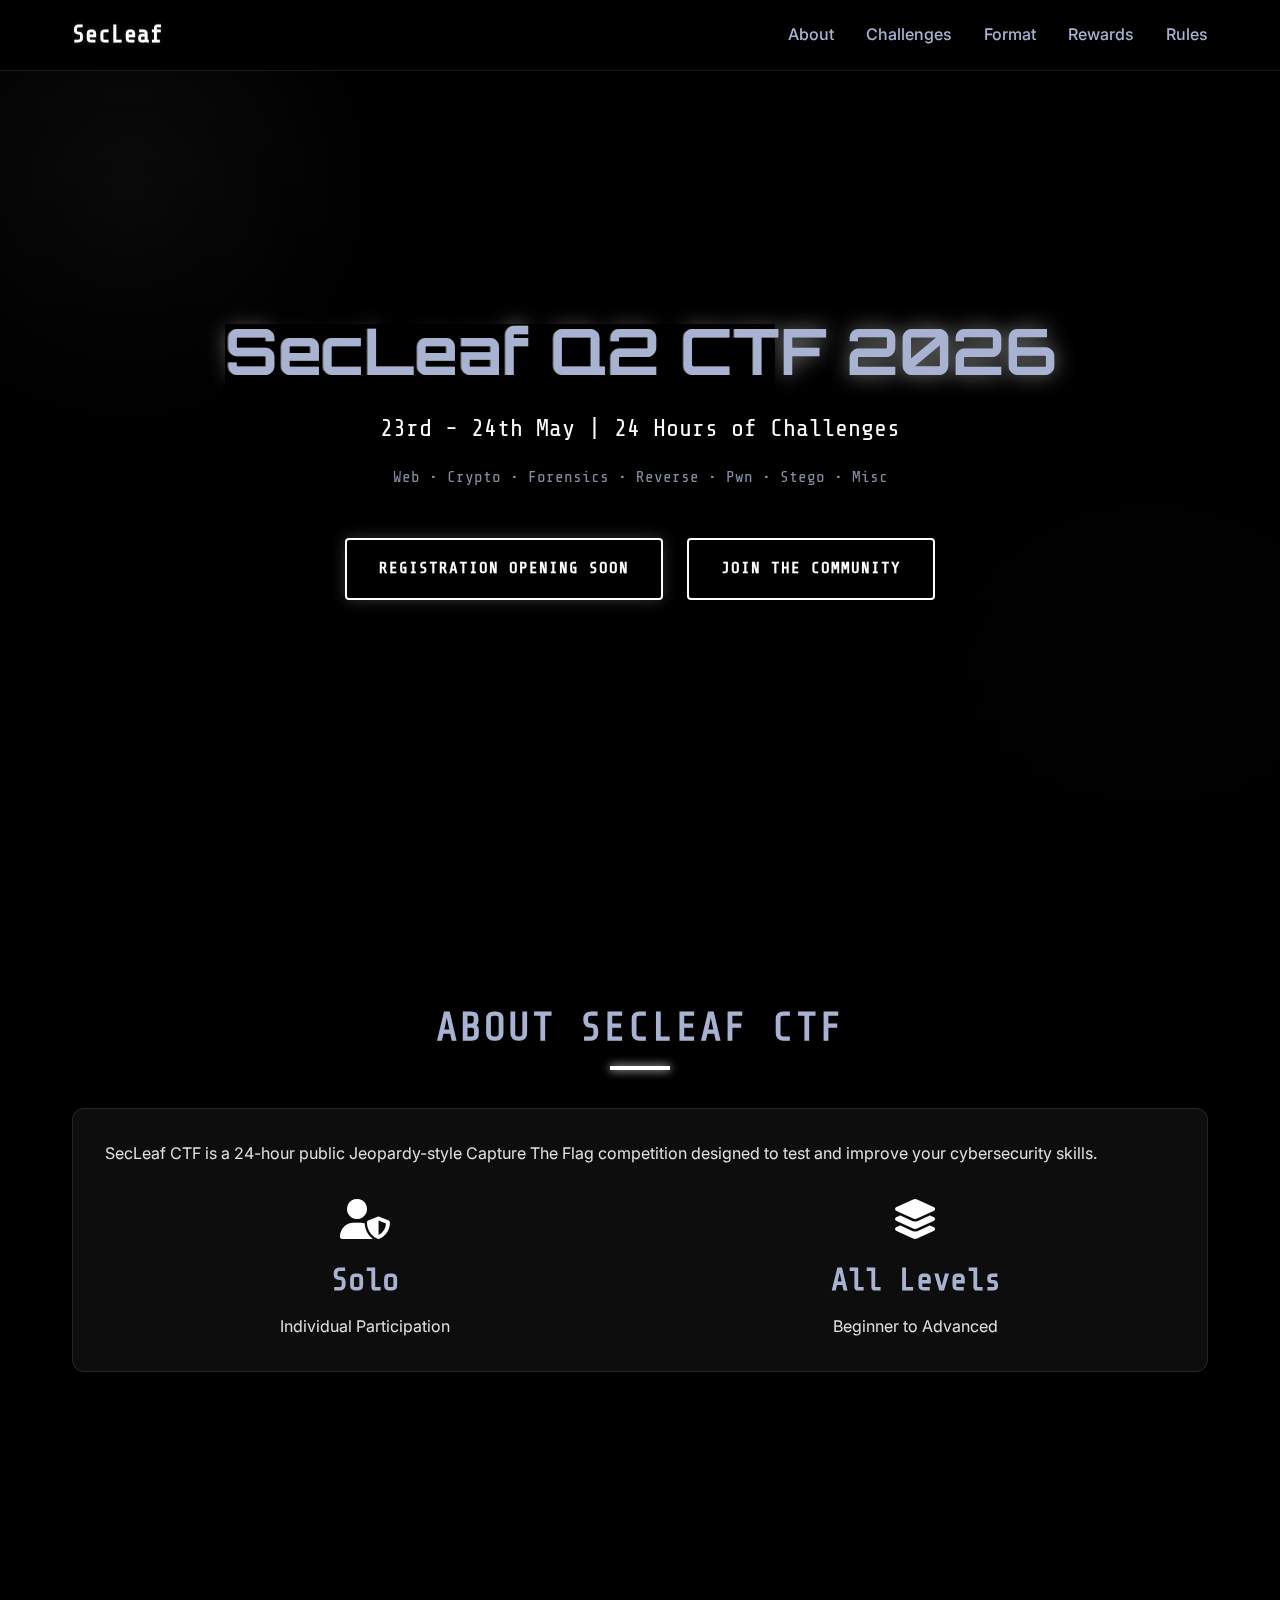
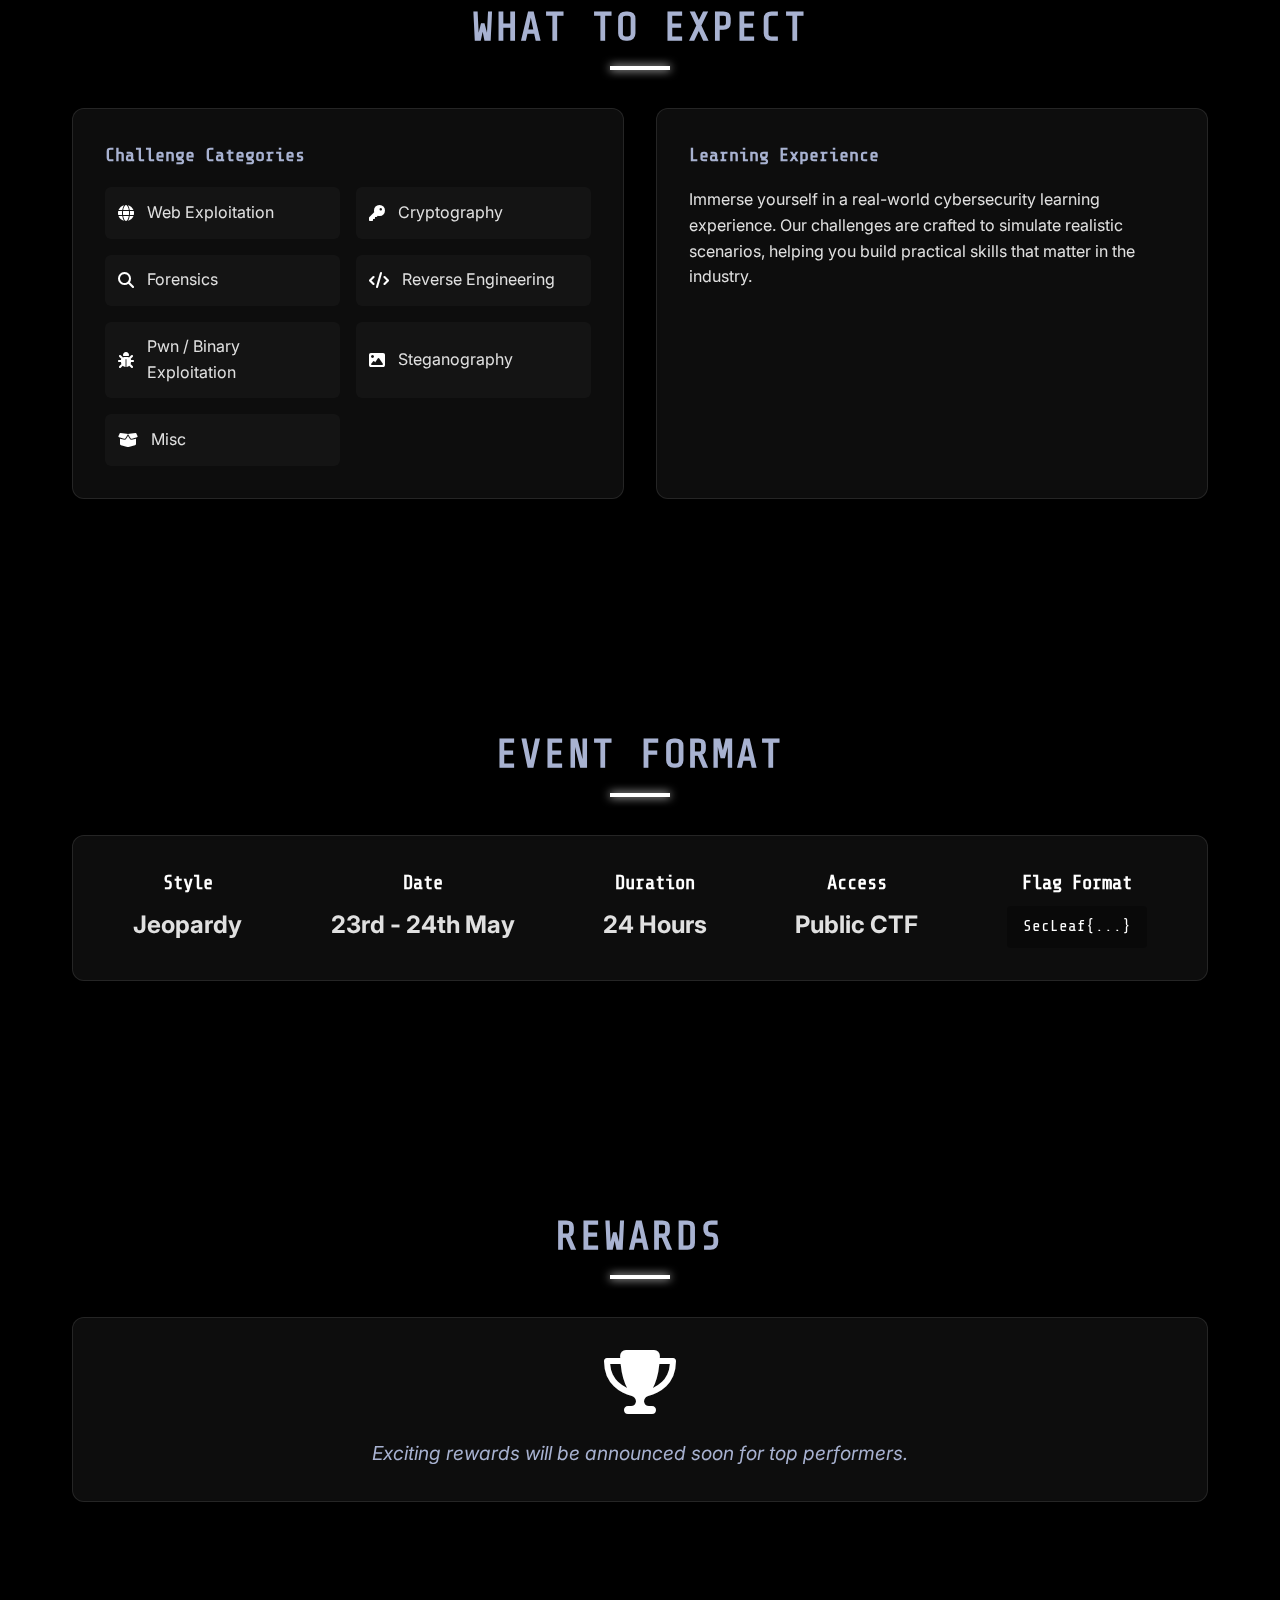
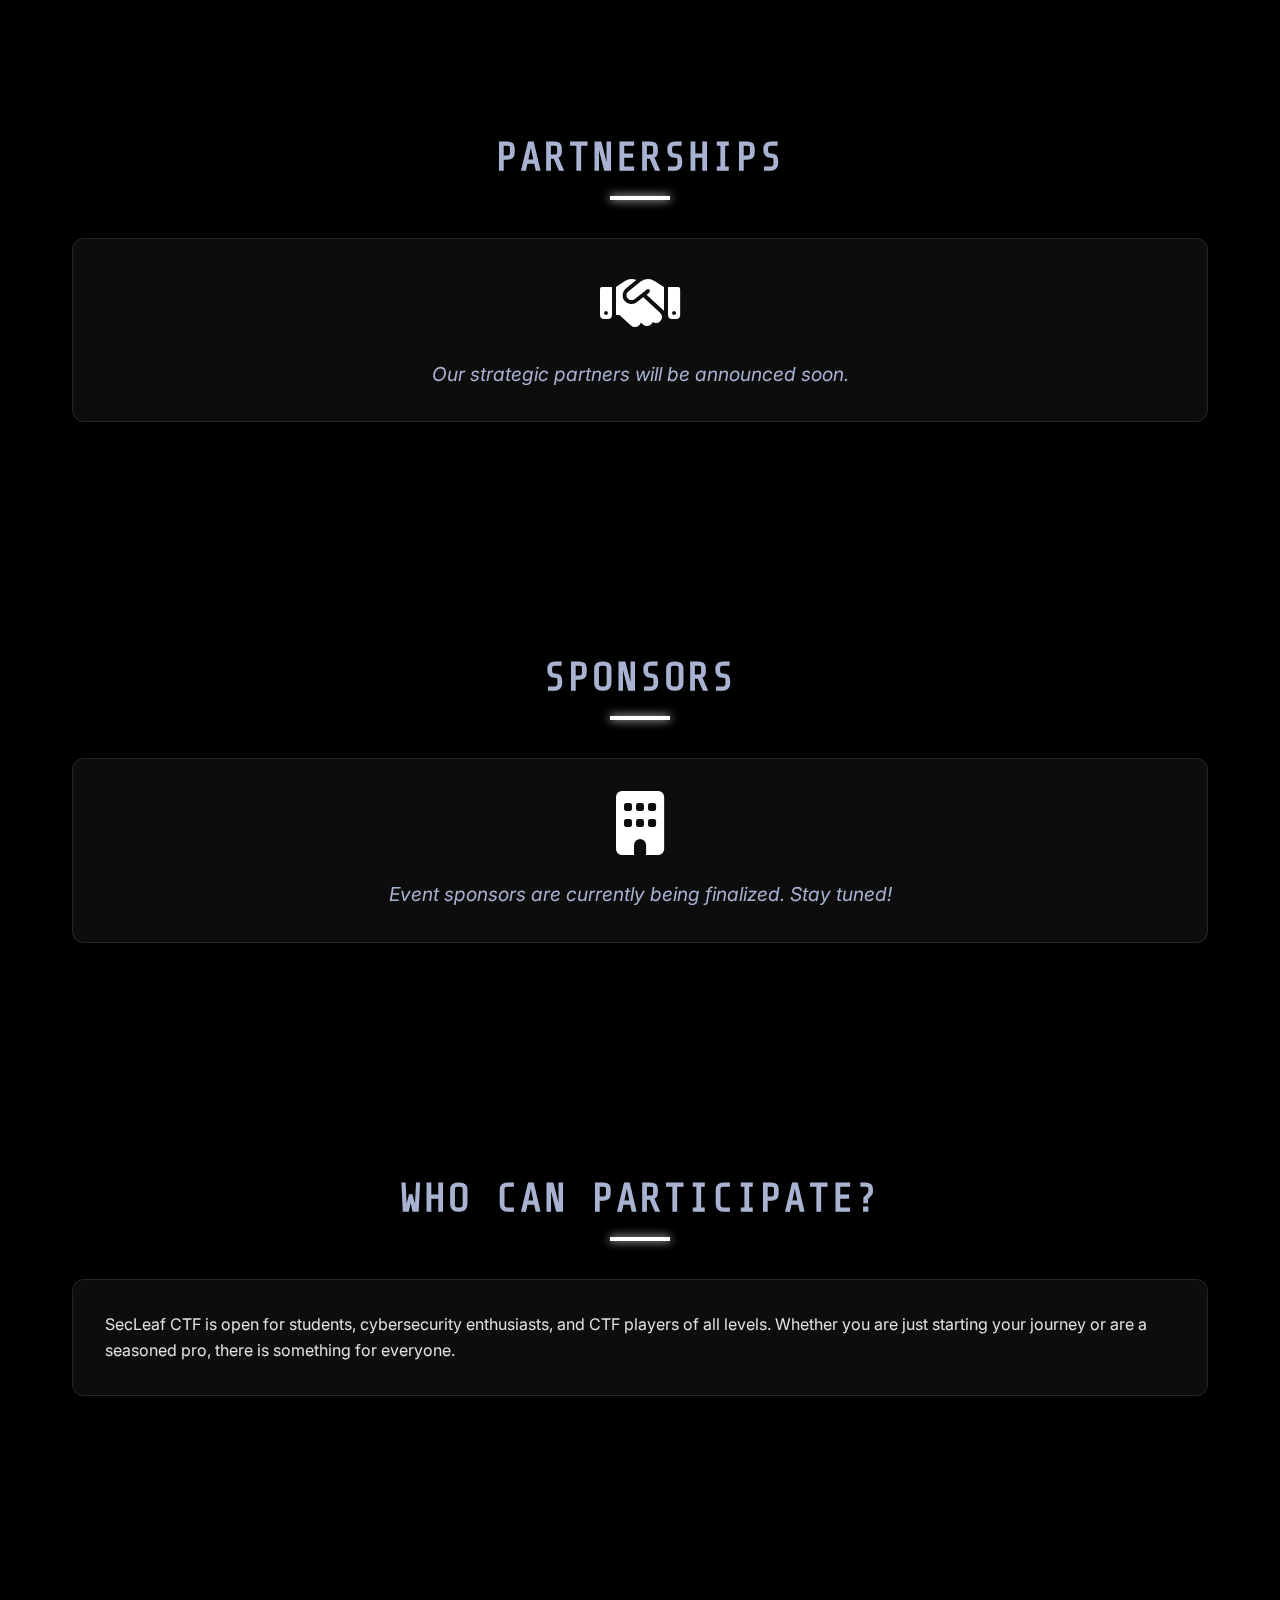
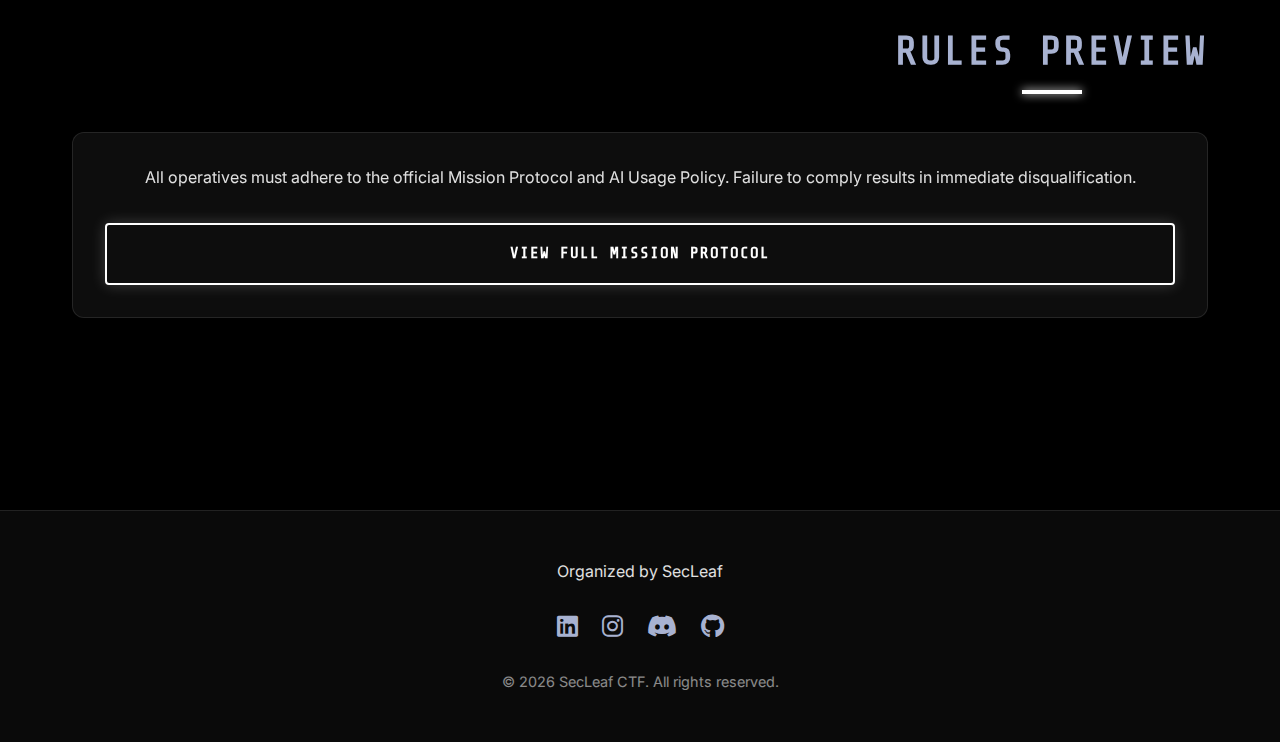
<file: index.html>
<!DOCTYPE html>
<html lang="en">

<head>
    <meta charset="UTF-8">
    <meta name="viewport" content="width=device-width, initial-scale=1.0">
    <title>SecLeaf Q2 CTF 2026</title>
    <meta name="description"
        content="SecLeaf CTF: A 24-hour public Jeopardy-style Capture The Flag competition for beginners to advanced cybersecurity players.">
    <link rel="stylesheet" href="style.css">

    <!-- Favicon Links -->
    <link rel="apple-touch-icon" sizes="180x180" href="favicon/apple-touch-icon.png">
    <link rel="icon" type="image/png" sizes="32x32" href="favicon/favicon-32x32.png">
    <link rel="icon" type="image/png" sizes="16x16" href="favicon/favicon-16x16.png">
    <link rel="manifest" href="favicon/site.webmanifest">
    <link rel="shortcut icon" href="favicon/favicon.ico">

    <link rel="preconnect" href="https://fonts.googleapis.com">
    <link rel="preconnect" href="https://fonts.gstatic.com" crossorigin>
    <link
        href="https://fonts.googleapis.com/css2?family=Orbitron:wght@400;700&family=Share+Tech+Mono&family=Inter:wght@300;400;600;700&display=swap"
        rel="stylesheet">
    <link rel="stylesheet" href="https://cdnjs.cloudflare.com/ajax/libs/font-awesome/6.4.0/css/all.min.css">
</head>

<body>
    <div class="background-overlay"></div>

    <nav class="navbar">
        <div class="container nav-container">
            <a href="index.html" class="logo">SecLeaf</a>
            <ul class="nav-links">
                <li><a href="#about">About</a></li>
                <li><a href="#challenges">Challenges</a></li>
                <li><a href="#format">Format</a></li>
                <li><a href="#rewards">Rewards</a></li>
                <li><a href="rules.html">Rules</a></li>
            </ul>
            <div class="mobile-menu-btn" aria-label="Toggle navigation menu" aria-expanded="false" role="button">
                <i class="fas fa-bars"></i>
            </div>
        </div>
    </nav>

    <header class="hero" id="home">
        <div class="container hero-content">
            <h1 class="glitch" data-text="SecLeaf Q2 CTF 2026">SecLeaf Q2 CTF 2026</h1>
            <h2 class="subtitle">23rd - 24th May | 24 Hours of Challenges</h2>
            <div class="categories-line">Web • Crypto • Forensics • Reverse • Pwn • Stego • Misc</div>
            <div class="hero-buttons">
                <a href="#" class="cta-button">Registration Opening Soon</a>
                <a href="https://www.youtube.com/watch?v=DRZhcf9eStw" target="_blank" class="cta-button secondary">Join
                    the community</a>
            </div>
        </div>

    </header>

    <main>
        <section id="about" class="section">
            <div class="container">
                <h2 class="section-title">About SecLeaf CTF</h2>
                <div class="card drift-silver-bg">
                    <p>SecLeaf CTF is a 24-hour public Jeopardy-style Capture The Flag competition designed to test and
                        improve your cybersecurity skills.</p>
                    <div class="stats-grid">

                        <div class="stat-item">
                            <i class="fas fa-user-shield"></i>
                            <h3>Solo</h3>
                            <p>Individual Participation</p>
                        </div>
                        <div class="stat-item">
                            <i class="fas fa-layer-group"></i>
                            <h3>All Levels</h3>
                            <p>Beginner to Advanced</p>
                        </div>
                    </div>
                </div>
            </div>
        </section>

        <section id="challenges" class="section">
            <div class="container">
                <h2 class="section-title">What to Expect</h2>
                <div class="grid-2">
                    <div class="card drift-silver-bg">
                        <h3>Challenge Categories</h3>
                        <ul class="category-list">
                            <li><i class="fas fa-globe"></i> Web Exploitation</li>
                            <li><i class="fas fa-key"></i> Cryptography</li>
                            <li><i class="fas fa-search"></i> Forensics</li>
                            <li><i class="fas fa-code"></i> Reverse Engineering</li>
                            <li><i class="fas fa-bug"></i> Pwn / Binary Exploitation</li>
                            <li><i class="fas fa-image"></i> Steganography</li>
                            <li><i class="fas fa-box-open"></i> Misc</li>
                        </ul>
                    </div>
                    <div class="card drift-silver-bg">
                        <h3>Learning Experience</h3>
                        <p>Immerse yourself in a real-world cybersecurity learning experience. Our challenges are
                            crafted to simulate realistic scenarios, helping you build practical skills that matter in
                            the industry.</p>
                    </div>
                </div>
            </div>
        </section>

        <section id="format" class="section">
            <div class="container">
                <h2 class="section-title">Event Format</h2>
                <div class="card drift-silver-bg">
                    <div class="format-details">
                        <div class="format-item">
                            <h3>Style</h3>
                            <p>Jeopardy</p>
                        </div>
                        <div class="format-item">
                            <h3>Date</h3>
                            <p>23rd - 24th May</p>
                        </div>
                        <div class="format-item">
                            <h3>Duration</h3>
                            <p>24 Hours</p>
                        </div>
                        <div class="format-item">
                            <h3>Access</h3>
                            <p>Public CTF</p>
                        </div>
                        <div class="format-item">
                            <h3>Flag Format</h3>
                            <code class="flag-example">SecLeaf{...}</code>
                        </div>
                    </div>
                </div>
            </div>
        </section>

        <section id="rewards" class="section">
            <div class="container">
                <h2 class="section-title">Rewards</h2>
                <div class="card drift-silver-bg text-center">
                    <i class="fas fa-trophy highlight-icon"></i>
                    <p class="announcement-text">Exciting rewards will be announced soon for top performers.</p>
                </div>
            </div>
        </section>

        <section id="partnerships" class="section">
            <div class="container">
                <h2 class="section-title">Partnerships</h2>
                <div class="card drift-silver-bg text-center">
                    <i class="fas fa-handshake highlight-icon"></i>
                    <p class="announcement-text">Our strategic partners will be announced soon.</p>
                </div>
            </div>
        </section>

        <section id="sponsors" class="section">
            <div class="container">
                <h2 class="section-title">Sponsors</h2>
                <div class="card drift-silver-bg text-center">
                    <i class="fas fa-building highlight-icon"></i>
                    <p class="announcement-text">Event sponsors are currently being finalized. Stay tuned!</p>
                </div>
            </div>
        </section>

        <section id="participation" class="section">
            <div class="container">
                <h2 class="section-title">Who Can Participate?</h2>
                <div class="card drift-silver-bg">
                    <p>SecLeaf CTF is open for students, cybersecurity enthusiasts, and CTF players of all levels.
                        Whether you are just starting your journey or are a seasoned pro, there is something for
                        everyone.</p>
                </div>
            </div>
        </section>

        <section id="rules" class="section">
            <div class="container text-center">
                <h2 class="section-title">Rules Preview</h2>
                <div class="card drift-silver-bg">
                    <p style="margin-bottom: 2rem;">All operatives must adhere to the official Mission Protocol and AI
                        Usage Policy. Failure to comply results in immediate disqualification.</p>
                    <a href="rules.html" class="cta-button">View Full Mission Protocol</a>
                </div>
            </div>
        </section>
    </main>

    <footer class="footer">
        <div class="container">
            <p>Organized by SecLeaf</p>
            <div class="social-icons">
                <a href="https://www.linkedin.com/company/secleaf"><i class="fab fa-linkedin"></i></a>
                <a href="https://www.instagram.com/secleafofficial/"><i class="fab fa-instagram"></i></a>
                <a href="https://discord.gg/xzfHCUngCu"><i class="fab fa-discord"></i></a>
                <a href="#"><i class="fab fa-github"></i></a>
            </div>
            <p class="copyright">&copy; 2026 SecLeaf CTF. All rights reserved.</p>
        </div>
    </footer>

    <script src="script.js"></script>
</body>

</html>
</file>
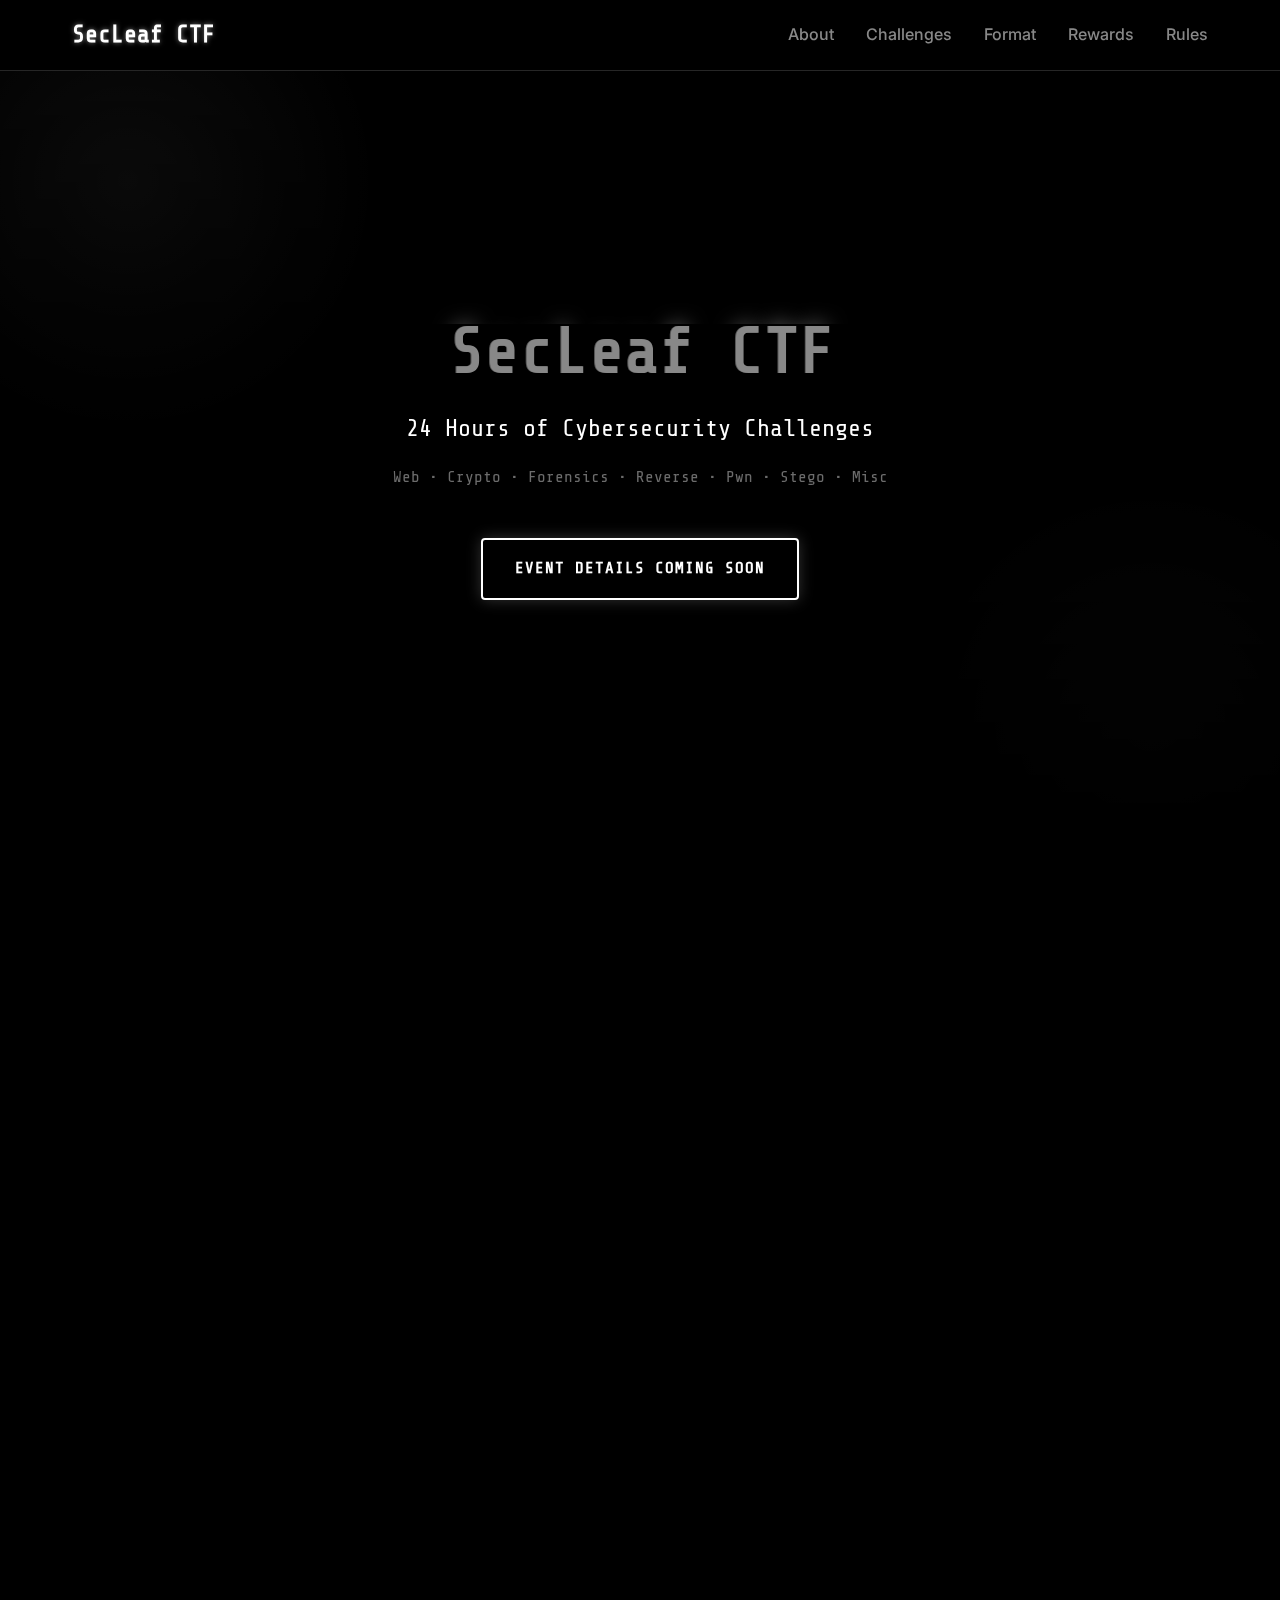
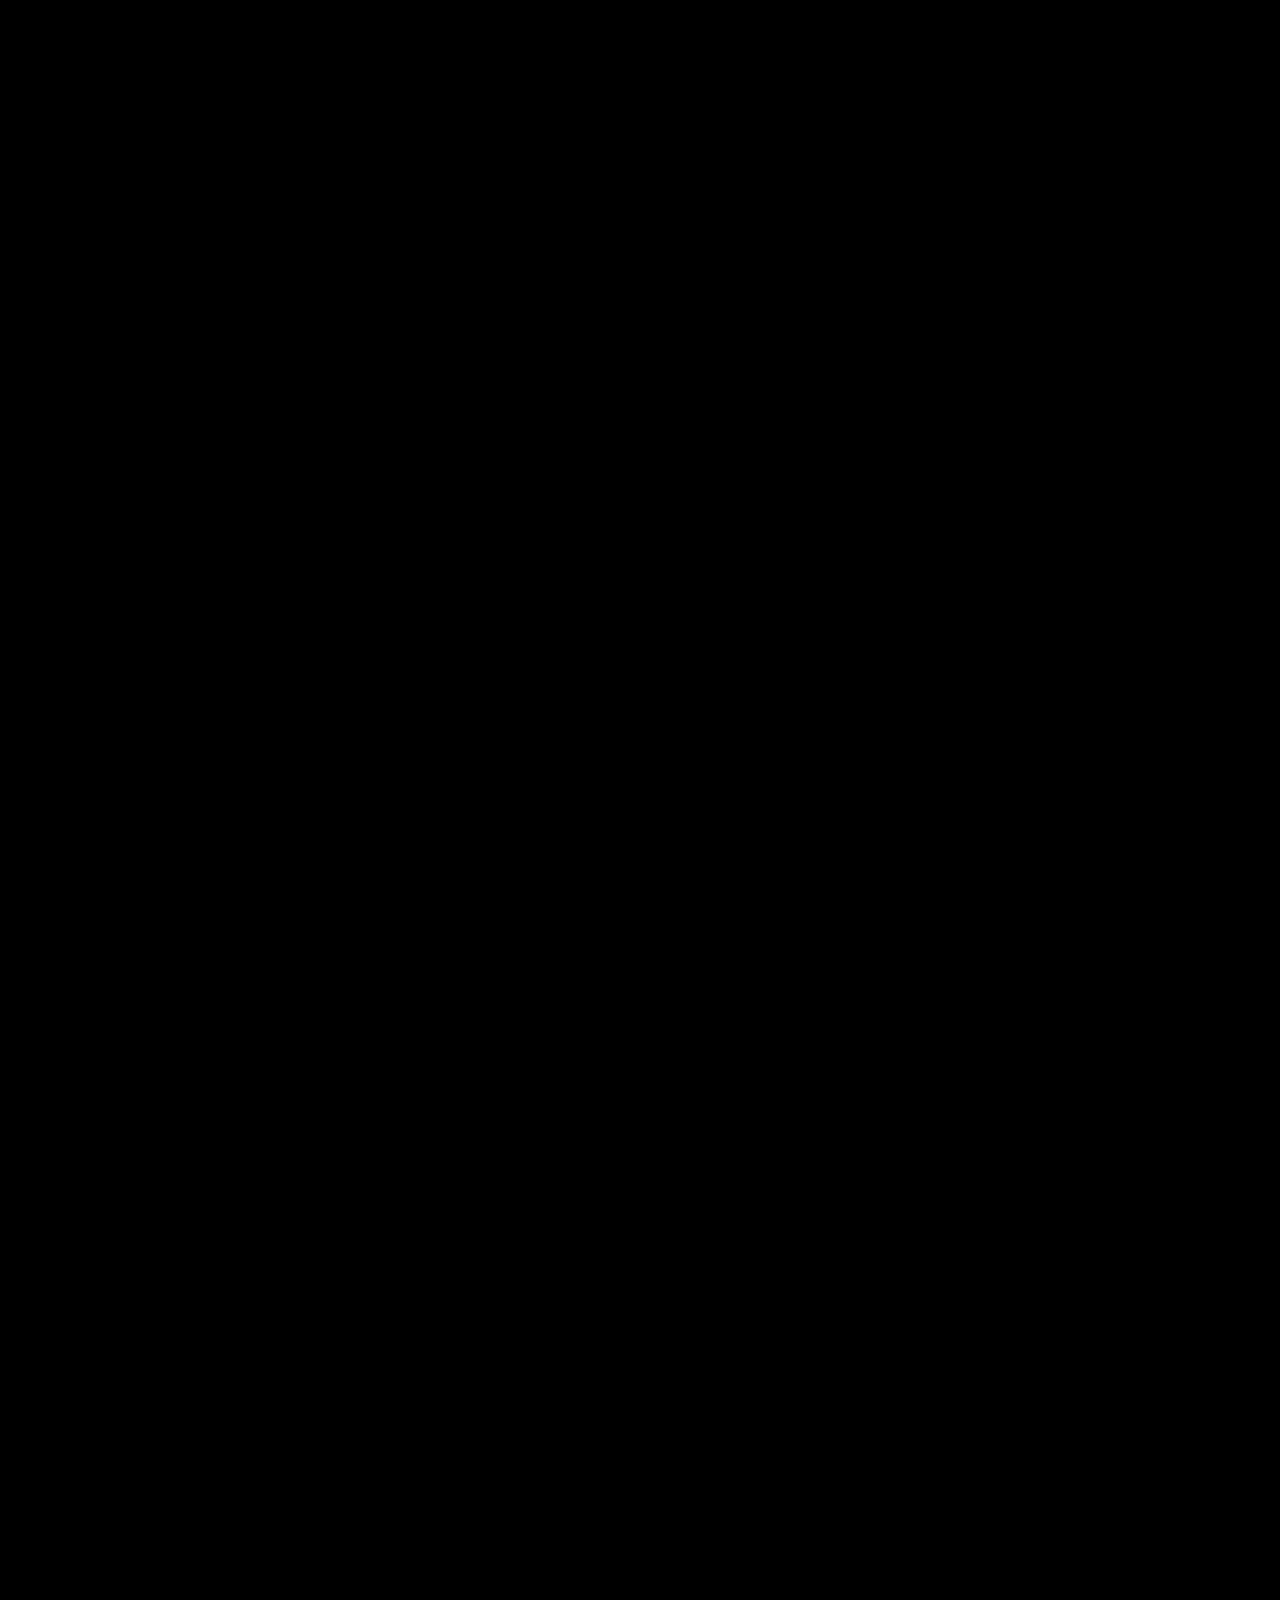
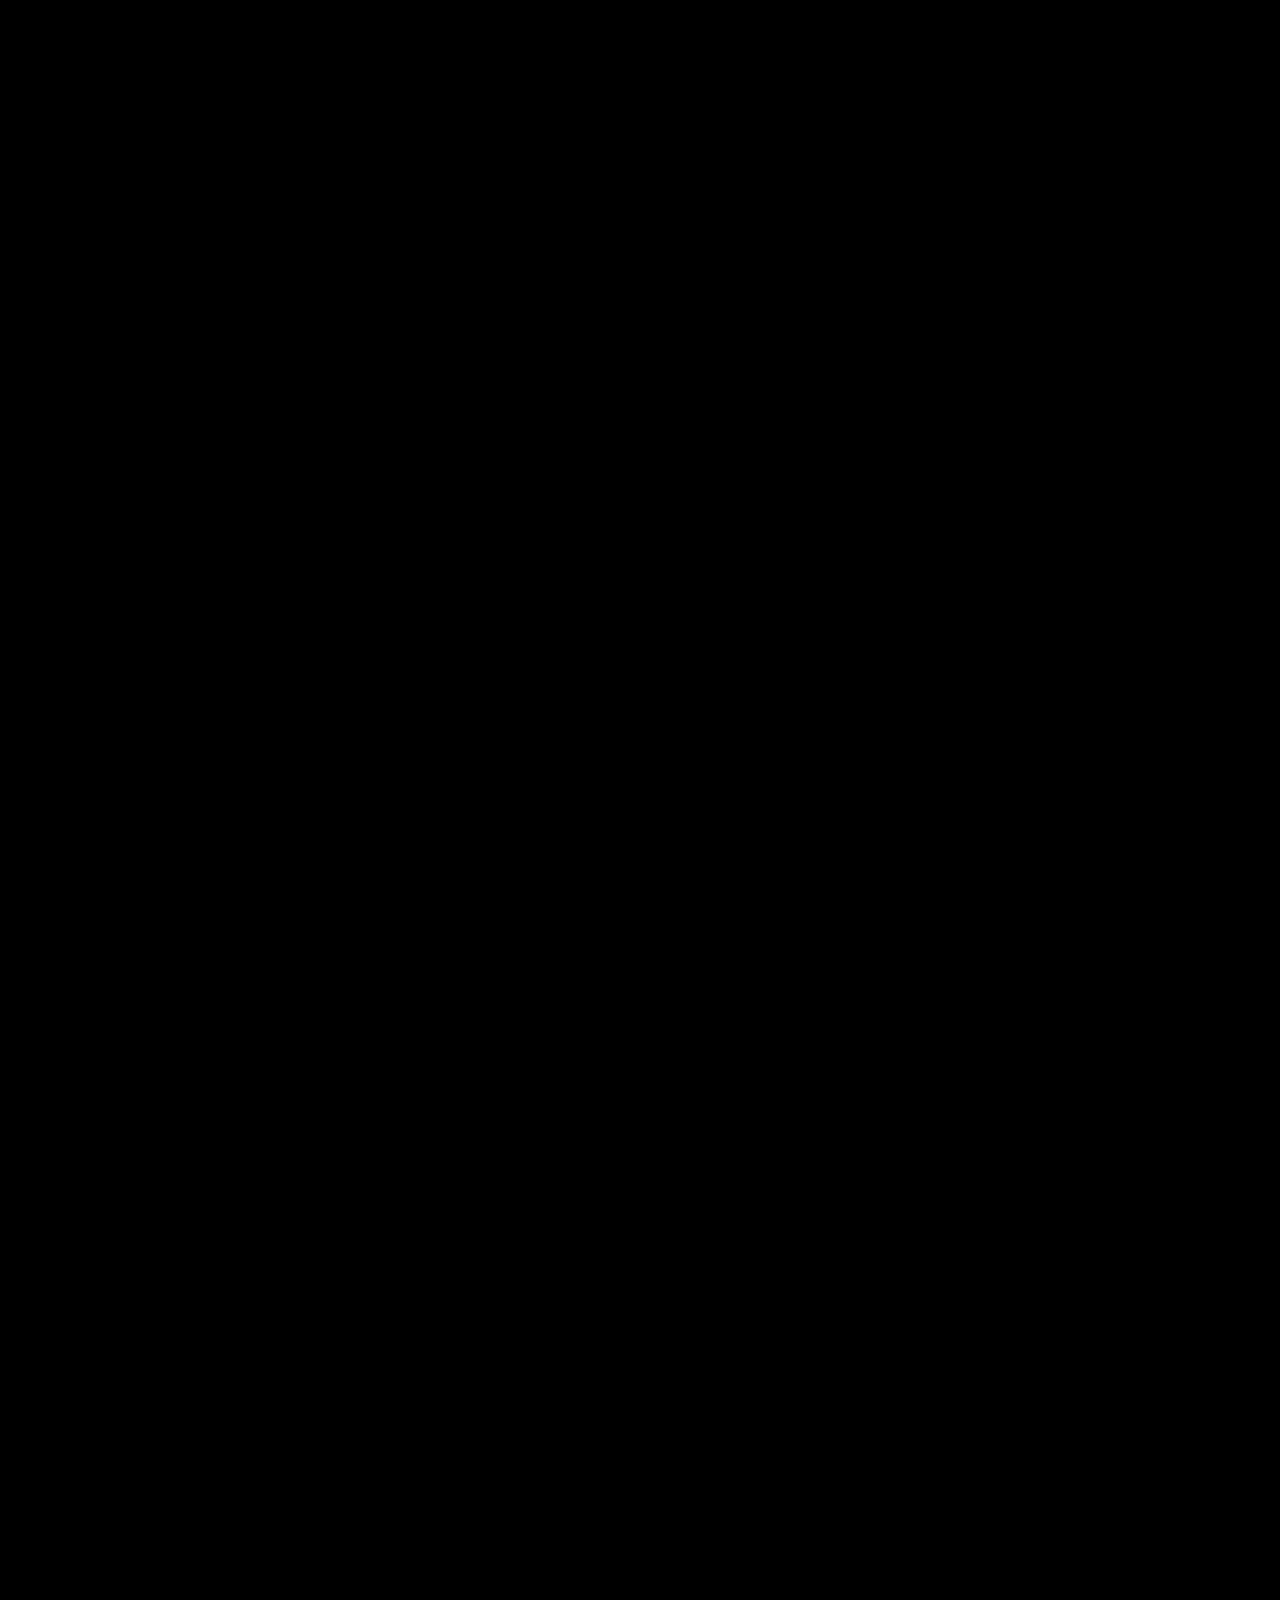
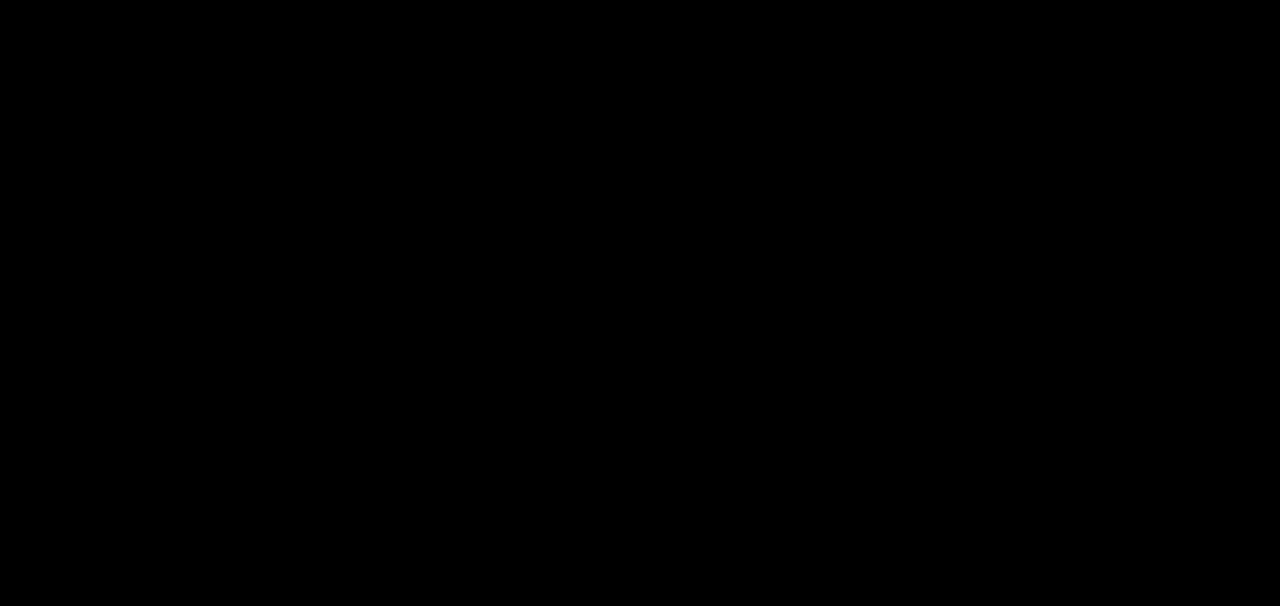
<file: backup/index.html>
<!DOCTYPE html>
<html lang="en">

<head>
    <meta charset="UTF-8">
    <meta name="viewport" content="width=device-width, initial-scale=1.0">
    <title>SecLeaf CTF - 24 Hours of Cybersecurity Challenges</title>
    <meta name="description"
        content="SecLeaf CTF: A 24-hour public Jeopardy-style Capture The Flag competition for beginners to advanced cybersecurity players.">
    <link rel="stylesheet" href="style.css">
    <link rel="preconnect" href="https://fonts.googleapis.com">
    <link rel="preconnect" href="https://fonts.gstatic.com" crossorigin>
    <link href="https://fonts.googleapis.com/css2?family=Share+Tech+Mono&family=Inter:wght@300;400;600;700&display=swap"
        rel="stylesheet">
    <link rel="stylesheet" href="https://cdnjs.cloudflare.com/ajax/libs/font-awesome/6.4.0/css/all.min.css">
</head>

<body>
    <div class="background-overlay"></div>

    <nav class="navbar">
        <div class="container nav-container">
            <a href="#" class="logo">SecLeaf CTF</a>
            <ul class="nav-links">
                <li><a href="#about">About</a></li>
                <li><a href="#challenges">Challenges</a></li>
                <li><a href="#format">Format</a></li>
                <li><a href="#rewards">Rewards</a></li>
                <li><a href="#rules">Rules</a></li>
            </ul>
            <div class="mobile-menu-btn">
                <i class="fas fa-bars"></i>
            </div>
        </div>
    </nav>

    <header class="hero" id="home">
        <div class="container hero-content">
            <h1 class="glitch" data-text="SecLeaf CTF">SecLeaf CTF</h1>
            <h2 class="subtitle">24 Hours of Cybersecurity Challenges</h2>
            <div class="categories-line">Web • Crypto • Forensics • Reverse • Pwn • Stego • Misc</div>
            <a href="#" class="cta-button">Event Details Coming Soon</a>
        </div>
    </header>

    <main>
        <section id="about" class="section">
            <div class="container">
                <h2 class="section-title">About SecLeaf CTF</h2>
                <div class="card drift-silver-bg">
                    <p>SecLeaf CTF is a 24-hour public Jeopardy-style Capture The Flag competition designed to test and
                        improve your cybersecurity skills.</p>
                    <div class="stats-grid">
                        <div class="stat-item">
                            <i class="fas fa-users"></i>
                            <h3>200–300</h3>
                            <p>Expected Participants</p>
                        </div>
                        <div class="stat-item">
                            <i class="fas fa-user-shield"></i>
                            <h3>Solo</h3>
                            <p>Individual Participation</p>
                        </div>
                        <div class="stat-item">
                            <i class="fas fa-layer-group"></i>
                            <h3>All Levels</h3>
                            <p>Beginner to Advanced</p>
                        </div>
                    </div>
                </div>
            </div>
        </section>

        <section id="challenges" class="section">
            <div class="container">
                <h2 class="section-title">What to Expect</h2>
                <div class="grid-2">
                    <div class="card drift-silver-bg">
                        <h3>Challenge Categories</h3>
                        <ul class="category-list">
                            <li><i class="fas fa-globe"></i> Web Exploitation</li>
                            <li><i class="fas fa-key"></i> Cryptography</li>
                            <li><i class="fas fa-search"></i> Forensics</li>
                            <li><i class="fas fa-code"></i> Reverse Engineering</li>
                            <li><i class="fas fa-bug"></i> Pwn / Binary Exploitation</li>
                            <li><i class="fas fa-image"></i> Steganography</li>
                            <li><i class="fas fa-box-open"></i> Misc</li>
                        </ul>
                    </div>
                    <div class="card drift-silver-bg">
                        <h3>Learning Experience</h3>
                        <p>Immerse yourself in a real-world cybersecurity learning experience. Our challenges are
                            crafted to simulate realistic scenarios, helping you build practical skills that matter in
                            the industry.</p>
                    </div>
                </div>
            </div>
        </section>

        <section id="format" class="section">
            <div class="container">
                <h2 class="section-title">Event Format</h2>
                <div class="card drift-silver-bg">
                    <div class="format-details">
                        <div class="format-item">
                            <h3>Style</h3>
                            <p>Jeopardy</p>
                        </div>
                        <div class="format-item">
                            <h3>Duration</h3>
                            <p>24 Hours</p>
                        </div>
                        <div class="format-item">
                            <h3>Access</h3>
                            <p>Public CTF</p>
                        </div>
                        <div class="format-item">
                            <h3>Flag Format</h3>
                            <code class="flag-example">SecLeaf{...}</code>
                        </div>
                    </div>
                </div>
            </div>
        </section>

        <section id="rewards" class="section">
            <div class="container">
                <h2 class="section-title">Rewards</h2>
                <div class="card drift-silver-bg text-center">
                    <i class="fas fa-trophy highlight-icon"></i>
                    <p class="announcement-text">Exciting rewards will be announced soon for top performers.</p>
                </div>
            </div>
        </section>

        <section id="partnerships" class="section">
            <div class="container">
                <h2 class="section-title">Partnerships</h2>
                <div class="card drift-silver-bg text-center">
                    <p>We are collaborating with communities and organizations to make SecLeaf CTF impactful.</p>
                </div>
            </div>
        </section>

        <section id="sponsors" class="section">
            <div class="container">
                <h2 class="section-title">Sponsors</h2>
                <div class="card drift-silver-bg text-center">
                    <p>Sponsors will be announced soon.</p>
                </div>
            </div>
        </section>

        <section id="participation" class="section">
            <div class="container">
                <h2 class="section-title">Who Can Participate?</h2>
                <div class="card drift-silver-bg">
                    <p>SecLeaf CTF is open for students, cybersecurity enthusiasts, and CTF players of all levels.
                        Whether you are just starting your journey or are a seasoned pro, there is something for
                        everyone.</p>
                </div>
            </div>
        </section>

        <section id="rules" class="section">
            <div class="container">
                <h2 class="section-title">Rules Preview</h2>
                <div class="card drift-silver-bg">
                    <ul class="rules-list">
                        <li><i class="fas fa-check-circle"></i> No sharing of flags</li>
                        <li><i class="fas fa-check-circle"></i> No attacking the infrastructure</li>
                        <li><i class="fas fa-check-circle"></i> Fair play is required at all times</li>
                    </ul>
                </div>
            </div>
        </section>
    </main>

    <footer class="footer">
        <div class="container">
            <p>Organized by SecLeaf</p>
            <div class="social-icons">
                <a href="#"><i class="fab fa-twitter"></i></a>
                <a href="#"><i class="fab fa-discord"></i></a>
                <a href="#"><i class="fab fa-linkedin"></i></a>
                <a href="#"><i class="fab fa-github"></i></a>
            </div>
            <p class="copyright">&copy; 2024 SecLeaf CTF. All rights reserved.</p>
        </div>
    </footer>

    <script src="script.js"></script>
</body>

</html>
</file>
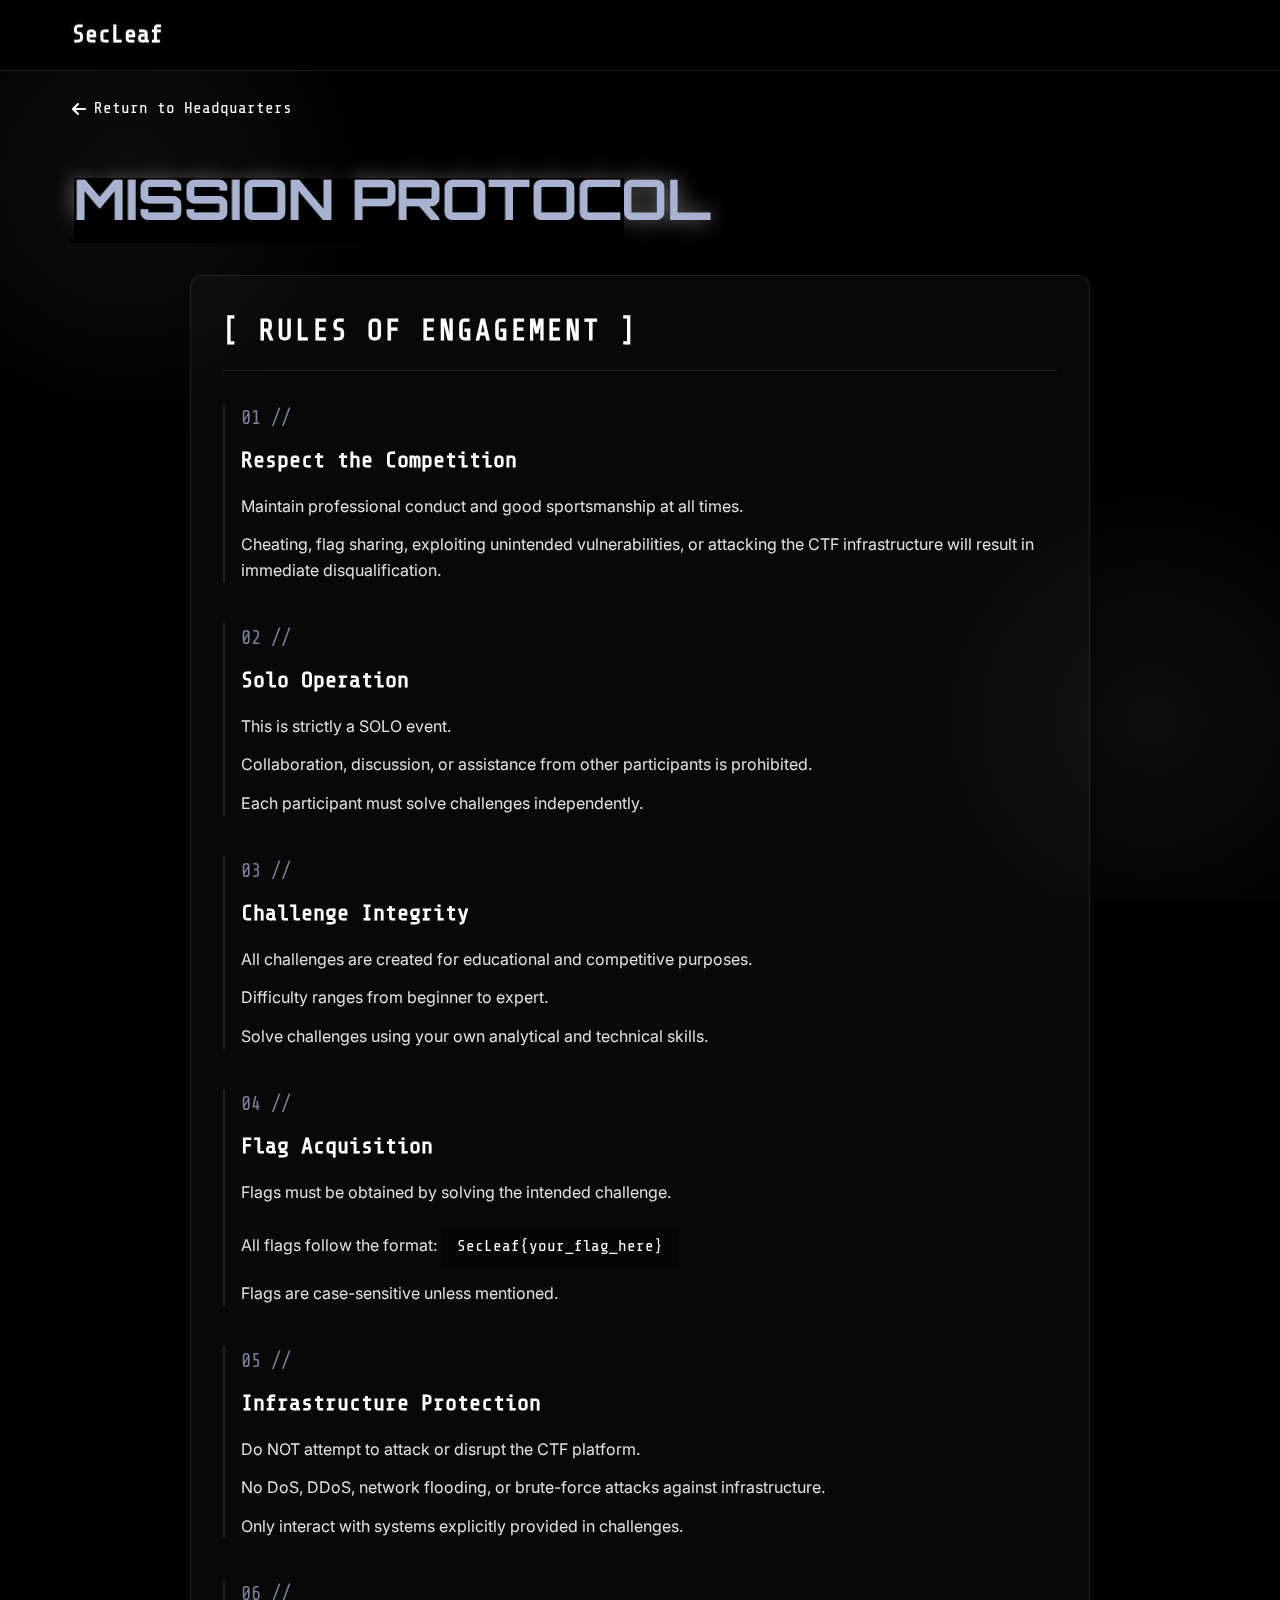
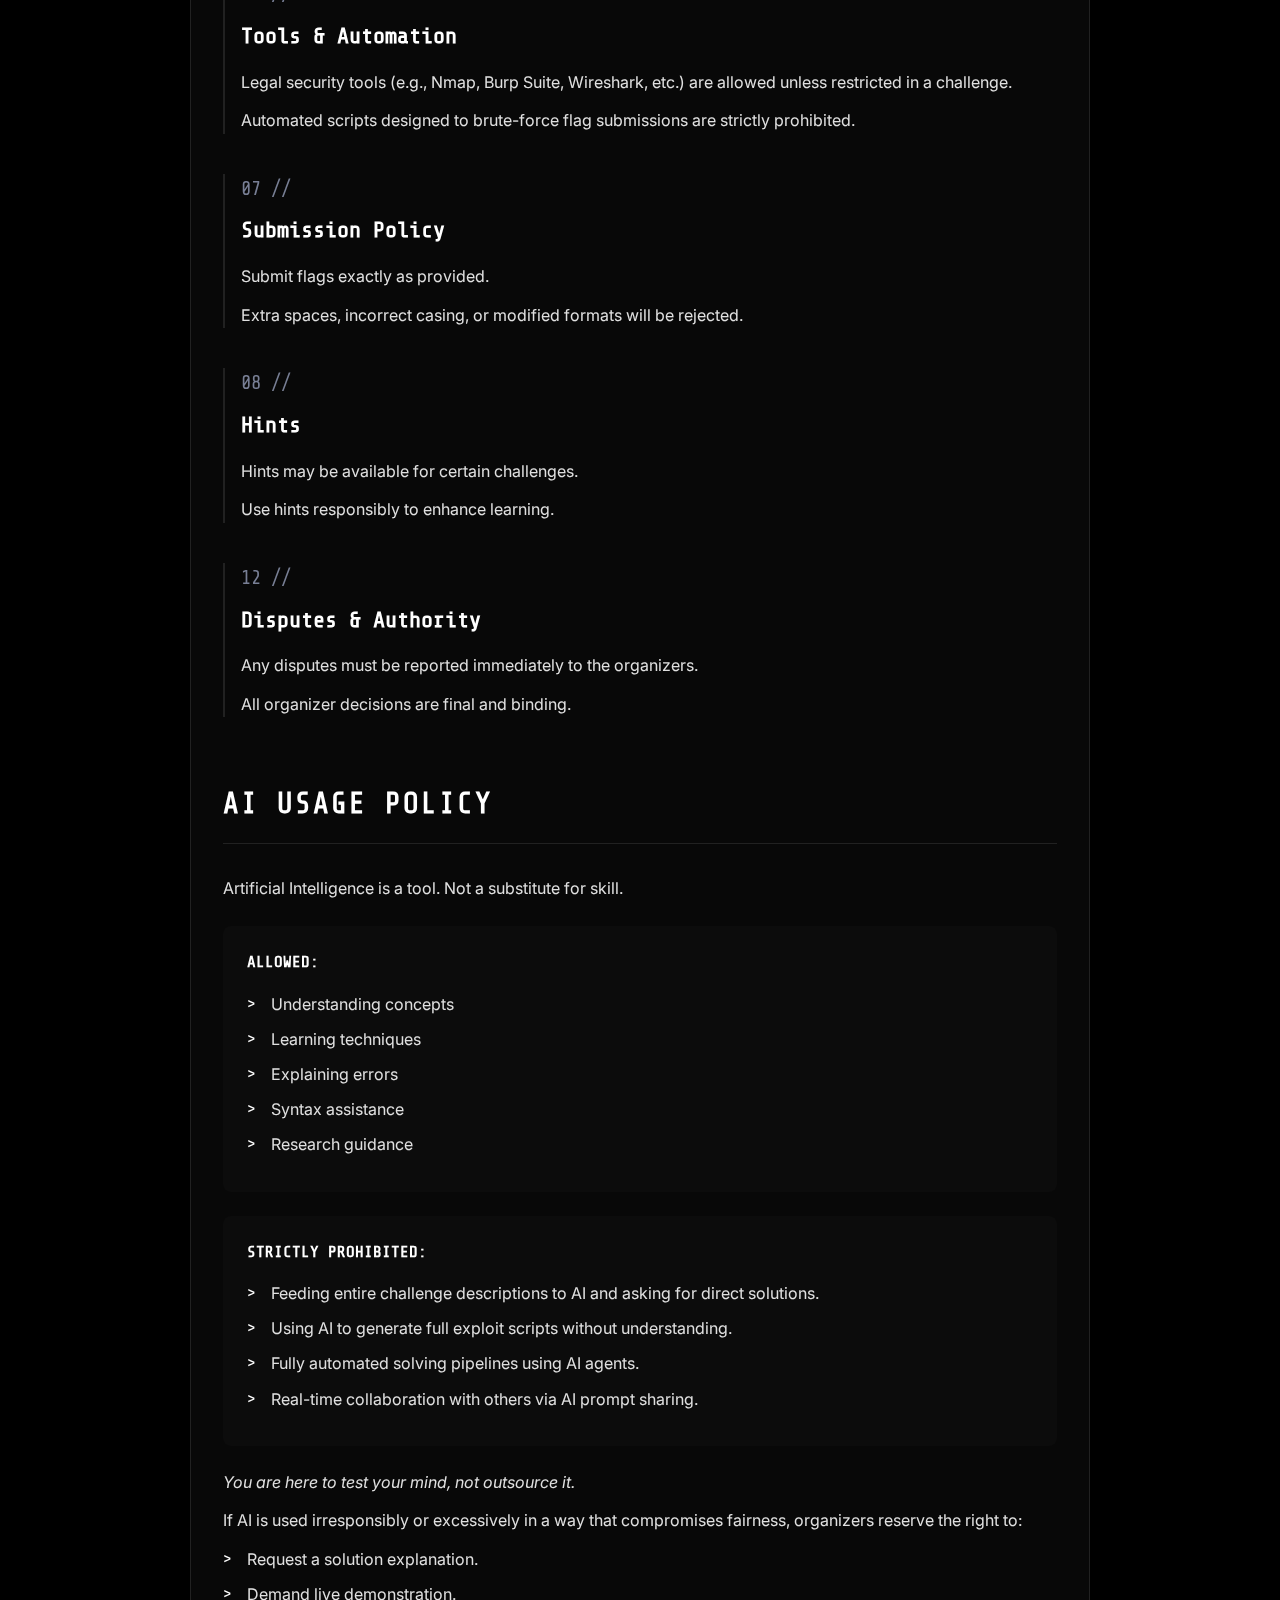
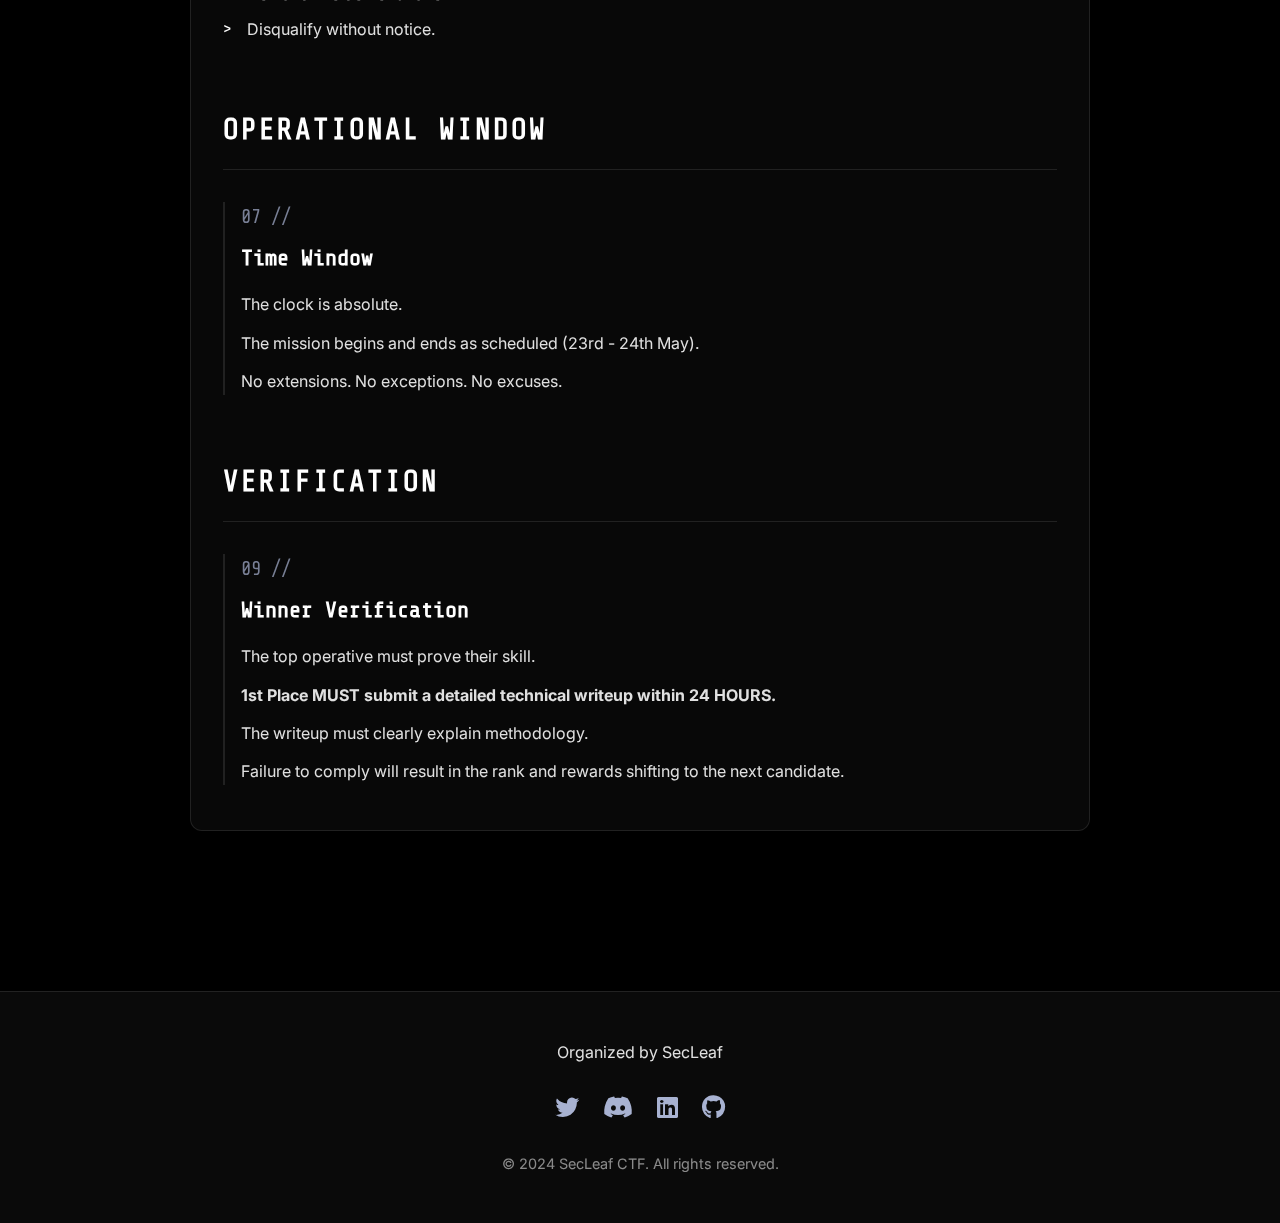
<file: rules.html>
<!DOCTYPE html>
<html lang="en">

<head>
    <meta charset="UTF-8">
    <meta name="viewport" content="width=device-width, initial-scale=1.0">
    <title>Mission Protocol - SecLeaf CTF</title>
    <meta name="description" content="Official Mission Protocol and Rules of Engagement for SecLeaf CTF.">
    <link rel="stylesheet" href="style.css">

    <!-- Favicon Links -->
    <link rel="apple-touch-icon" sizes="180x180" href="favicon/apple-touch-icon.png">
    <link rel="icon" type="image/png" sizes="32x32" href="favicon/favicon-32x32.png">
    <link rel="icon" type="image/png" sizes="16x16" href="favicon/favicon-16x16.png">
    <link rel="manifest" href="favicon/site.webmanifest">
    <link rel="shortcut icon" href="favicon/favicon.ico">

    <link rel="preconnect" href="https://fonts.googleapis.com">
    <link rel="preconnect" href="https://fonts.gstatic.com" crossorigin>
    <link
        href="https://fonts.googleapis.com/css2?family=Orbitron:wght@400;700&family=Share+Tech+Mono&family=Inter:wght@300;400;600;700&display=swap"
        rel="stylesheet">
    <link rel="stylesheet" href="https://cdnjs.cloudflare.com/ajax/libs/font-awesome/6.4.0/css/all.min.css">
</head>

<body>
    <div class="background-overlay"></div>

    <nav class="navbar">
        <div class="container nav-container">
            <a href="index.html" class="logo">SecLeaf</a>
            <div class="mobile-menu-btn" aria-label="Toggle navigation menu" aria-expanded="false" role="button">
                <i class="fas fa-bars"></i>
            </div>
        </div>
    </nav>

    <main class="section">
        <div class="container">
            <a href="index.html" class="back-home">
                <i class="fas fa-arrow-left"></i>
                <span>Return to Headquarters</span>
            </a>

            <h1 class="glitch" data-text="MISSION PROTOCOL"
                style="font-family: var(--font-accent); font-size: 3.5rem; color: var(--drift-silver); margin-bottom: 2rem; text-shadow: 0 0 20px rgba(255, 255, 255, 0.5);">
                MISSION PROTOCOL
            </h1>

            <div class="protocol-doc">
                <section class="protocol-section">
                    <h2 class="protocol-header">[ RULES OF ENGAGEMENT ]</h2>

                    <div class="protocol-item">
                        <span class="item-number">01 //</span>
                        <h3 class="item-title">Respect the Competition</h3>
                        <div class="item-content">
                            <p>Maintain professional conduct and good sportsmanship at all times.</p>
                            <p>Cheating, flag sharing, exploiting unintended vulnerabilities, or attacking the CTF
                                infrastructure will result in immediate disqualification.</p>
                        </div>
                    </div>

                    <div class="protocol-item">
                        <span class="item-number">02 //</span>
                        <h3 class="item-title">Solo Operation</h3>
                        <div class="item-content">
                            <p>This is strictly a SOLO event.</p>
                            <p>Collaboration, discussion, or assistance from other participants is prohibited.</p>
                            <p>Each participant must solve challenges independently.</p>
                        </div>
                    </div>

                    <div class="protocol-item">
                        <span class="item-number">03 //</span>
                        <h3 class="item-title">Challenge Integrity</h3>
                        <div class="item-content">
                            <p>All challenges are created for educational and competitive purposes.</p>
                            <p>Difficulty ranges from beginner to expert.</p>
                            <p>Solve challenges using your own analytical and technical skills.</p>
                        </div>
                    </div>

                    <div class="protocol-item">
                        <span class="item-number">04 //</span>
                        <h3 class="item-title">Flag Acquisition</h3>
                        <div class="item-content">
                            <p>Flags must be obtained by solving the intended challenge.</p>
                            <p>All flags follow the format: <code class="flag-example"
                                    style="display: inline-block;">SecLeaf{your_flag_here}</code></p>
                            <p>Flags are case-sensitive unless mentioned.</p>
                        </div>
                    </div>

                    <div class="protocol-item">
                        <span class="item-number">05 //</span>
                        <h3 class="item-title">Infrastructure Protection</h3>
                        <div class="item-content">
                            <p>Do NOT attempt to attack or disrupt the CTF platform.</p>
                            <p>No DoS, DDoS, network flooding, or brute-force attacks against infrastructure.</p>
                            <p>Only interact with systems explicitly provided in challenges.</p>
                        </div>
                    </div>

                    <div class="protocol-item">
                        <span class="item-number">06 //</span>
                        <h3 class="item-title">Tools & Automation</h3>
                        <div class="item-content">
                            <p>Legal security tools (e.g., Nmap, Burp Suite, Wireshark, etc.) are allowed unless
                                restricted in a challenge.</p>
                            <p>Automated scripts designed to brute-force flag submissions are strictly prohibited.</p>
                        </div>
                    </div>

                    <div class="protocol-item">
                        <span class="item-number">07 //</span>
                        <h3 class="item-title">Submission Policy</h3>
                        <div class="item-content">
                            <p>Submit flags exactly as provided.</p>
                            <p>Extra spaces, incorrect casing, or modified formats will be rejected.</p>
                        </div>
                    </div>

                    <div class="protocol-item">
                        <span class="item-number">08 //</span>
                        <h3 class="item-title">Hints</h3>
                        <div class="item-content">
                            <p>Hints may be available for certain challenges.</p>
                            <p>Use hints responsibly to enhance learning.</p>
                        </div>
                    </div>

                    <div class="protocol-item">
                        <span class="item-number">12 //</span>
                        <h3 class="item-title">Disputes & Authority</h3>
                        <div class="item-content">
                            <p>Any disputes must be reported immediately to the organizers.</p>
                            <p>All organizer decisions are final and binding.</p>
                        </div>
                    </div>
                </section>

                <section class="protocol-section">
                    <h2 class="protocol-header">AI USAGE POLICY</h2>
                    <div class="item-content">
                        <p>Artificial Intelligence is a tool. Not a substitute for skill.</p>

                        <div class="policy-block">
                            <h4>ALLOWED:</h4>
                            <ul class="policy-list">
                                <li>Understanding concepts</li>
                                <li>Learning techniques</li>
                                <li>Explaining errors</li>
                                <li>Syntax assistance</li>
                                <li>Research guidance</li>
                            </ul>
                        </div>

                        <div class="policy-block">
                            <h4>STRICTLY PROHIBITED:</h4>
                            <ul class="policy-list">
                                <li>Feeding entire challenge descriptions to AI and asking for direct solutions.</li>
                                <li>Using AI to generate full exploit scripts without understanding.</li>
                                <li>Fully automated solving pipelines using AI agents.</li>
                                <li>Real-time collaboration with others via AI prompt sharing.</li>
                            </ul>
                        </div>

                        <p style="margin-top: 1.5rem; font-style: italic;">You are here to test your mind, not outsource
                            it.</p>
                        <p>If AI is used irresponsibly or excessively in a way that compromises fairness, organizers
                            reserve the right to:</p>
                        <ul class="policy-list">
                            <li>Request a solution explanation.</li>
                            <li>Demand live demonstration.</li>
                            <li>Disqualify without notice.</li>
                        </ul>
                    </div>
                </section>

                <section class="protocol-section">
                    <h2 class="protocol-header">OPERATIONAL WINDOW</h2>
                    <div class="protocol-item">
                        <span class="item-number">07 //</span>
                        <h3 class="item-title">Time Window</h3>
                        <div class="item-content">
                            <p>The clock is absolute.</p>
                            <p>The mission begins and ends as scheduled (23rd - 24th May).</p>
                            <p>No extensions. No exceptions. No excuses.</p>
                        </div>
                    </div>
                </section>

                <section class="protocol-section" style="margin-bottom: 0;">
                    <h2 class="protocol-header">VERIFICATION</h2>
                    <div class="protocol-item" style="margin-bottom: 0;">
                        <span class="item-number">09 //</span>
                        <h3 class="item-title">Winner Verification</h3>
                        <div class="item-content">
                            <p>The top operative must prove their skill.</p>
                            <p><strong>1st Place MUST submit a detailed technical writeup within 24 HOURS.</strong></p>
                            <p>The writeup must clearly explain methodology.</p>
                            <p>Failure to comply will result in the rank and rewards shifting to the next candidate.</p>
                        </div>
                    </div>
                </section>
            </div>
        </div>
    </main>

    <footer class="footer">
        <div class="container">
            <p>Organized by SecLeaf</p>
            <div class="social-icons">
                <a href="#"><i class="fab fa-twitter"></i></a>
                <a href="#"><i class="fab fa-discord"></i></a>
                <a href="#"><i class="fab fa-linkedin"></i></a>
                <a href="#"><i class="fab fa-github"></i></a>
            </div>
            <p class="copyright">&copy; 2024 SecLeaf CTF. All rights reserved.</p>
        </div>
    </footer>

    <script src="script.js"></script>
</body>

</html>
</file>
<file: style.css>
/* Modern Reset and Base Styles */
:root {
    --bg-color: #000000;
    --bg-secondary: #0a0a0a;
    --text-color: #e0e0e0;
    --ion-blue: #ffffff;
    --drift-silver: #a8b2d1;
    --accent-glow: rgba(255, 255, 255, 0.15);
    --card-bg: rgba(255, 255, 255, 0.03);
    --card-border: rgba(255, 255, 255, 0.1);
    --font-primary: 'Inter', sans-serif;
    --font-mono: 'Share Tech Mono', monospace;
    --font-accent: 'Orbitron', sans-serif;
    --transition-speed: 0.3s;
}

* {
    margin: 0;
    padding: 0;
    box-sizing: border-box;
}

body {
    font-family: var(--font-primary);
    background-color: var(--bg-color);
    color: var(--text-color);
    line-height: 1.6;
    overflow-x: hidden;
}

a {
    text-decoration: none;
    color: inherit;
    transition: var(--transition-speed);
}

ul {
    list-style: none;
}

/* Background Animation */
.background-overlay {
    position: fixed;
    top: 0;
    left: 0;
    width: 100%;
    height: 100%;
    background:
        radial-gradient(circle at 10% 20%, rgba(255, 255, 255, 0.05) 0%, transparent 20%),
        radial-gradient(circle at 90% 80%, rgba(255, 255, 255, 0.05) 0%, transparent 20%);
    z-index: -1;
    pointer-events: none;
}

/* Typography */
h1,
h2,
h3,
h4,
h5,
h6 {
    font-family: var(--font-mono);
    color: var(--drift-silver);
    margin-bottom: 1rem;
}

.section-title {
    font-size: 2.5rem;
    text-align: center;
    margin-bottom: 3rem;
    position: relative;
    display: inline-block;
    left: 50%;
    transform: translateX(-50%);
    text-transform: uppercase;
    letter-spacing: 2px;
}

.section-title::after {
    content: '';
    position: absolute;
    bottom: -10px;
    left: 50%;
    transform: translateX(-50%);
    width: 60px;
    height: 4px;
    background: var(--ion-blue);
    box-shadow: 0 0 10px var(--ion-blue);
}

/* Navbar */
.navbar {
    position: fixed;
    top: 0;
    width: 100%;
    background: rgba(0, 0, 0, 0.9);
    backdrop-filter: blur(10px);
    z-index: 1000;
    border-bottom: 1px solid var(--card-border);
    padding: 1rem 0;
}

.nav-container {
    display: flex;
    justify-content: space-between;
    align-items: center;
}

.logo {
    font-family: var(--font-mono);
    font-size: 1.5rem;
    font-weight: 700;
    color: var(--ion-blue);
    text-shadow: 0 0 5px var(--accent-glow);
}

.nav-links {
    display: flex;
    gap: 2rem;
}

.nav-links a {
    color: var(--drift-silver);
    font-weight: 500;
    position: relative;
}

.nav-links a::after {
    content: '';
    position: absolute;
    width: 0;
    height: 2px;
    bottom: -5px;
    left: 0;
    background-color: var(--ion-blue);
    transition: width 0.3s ease;
}

.nav-links a:hover {
    color: var(--ion-blue);
}

.nav-links a:hover::after {
    width: 100%;
}

.mobile-menu-btn {
    display: none;
    font-size: 1.5rem;
    cursor: pointer;
    color: var(--drift-silver);
}

/* Hero Section */
.hero {
    height: 100vh;
    display: flex;
    justify-content: center;
    align-items: center;
    text-align: center;
    padding: 0 1rem;
    background: linear-gradient(180deg, rgba(0, 0, 0, 0) 0%, rgba(0, 0, 0, 1) 100%);
    position: relative;
    /* For absolute positioning of animation */
    overflow: hidden;
    z-index: 1;
}

.hero-content {
    position: relative;
    z-index: 2;
}

.hero h1 {
    font-family: var(--font-accent);
    font-size: 4rem;
    color: var(--drift-silver);
    margin-bottom: 0.5rem;
    text-shadow: 0 0 20px rgba(255, 255, 255, 0.5);
    animation: fadeInDown 1s ease-out;
}

.hero-buttons {
    display: flex;
    gap: 1.5rem;
    justify-content: center;
    margin-top: 1rem;
    animation: fadeInUp 1s ease-out 0.6s backwards;
}

.hero .subtitle {
    font-size: 1.5rem;
    color: var(--ion-blue);
    margin-bottom: 1rem;
    font-weight: 400;
    animation: fadeInUp 1s ease-out 0.2s backwards;
}

.categories-line {
    font-family: var(--font-mono);
    color: var(--drift-silver);
    margin-bottom: 3rem;
    opacity: 0.8;
    animation: fadeInUp 1s ease-out 0.4s backwards;
}

.cta-button {
    display: inline-block;
    padding: 1rem 2rem;
    background: transparent;
    color: #ffffff !important;
    border: 2px solid #ffffff;
    font-family: var(--font-mono);
    font-weight: 700;
    text-transform: uppercase;
    letter-spacing: 1px;
    border-radius: 4px;
    box-shadow: 0 0 15px rgba(255, 255, 255, 0.2);
    animation: fadeInUp 1s ease-out 0.6s backwards;
    transition: all 0.3s ease;
}

.cta-button:hover {
    background: #ffffff;
    color: #000000 !important;
    box-shadow: 0 0 30px rgba(255, 255, 255, 0.8);
    transform: translateY(-2px);
    border-color: #ffffff;
}

.cta-button.secondary {
    background: transparent;
    color: #ffffff !important;
    border: 2px solid #ffffff;
    box-shadow: none;
}

.cta-button.secondary:hover {
    background: #ffffff;
    color: #000000 !important;
    border-color: #ffffff;
    box-shadow: 0 0 30px rgba(255, 255, 255, 0.8);
}

/* Main Content Sections */
.section {
    padding: 6rem 0;
}

.container {
    max-width: 1200px;
    margin: 0 auto;
    padding: 0 2rem;
}

/* Cards */
.card {
    background: rgba(255, 255, 255, 0.05);
    /* Fallback */
    border: 1px solid rgba(255, 255, 255, 0.1);
    border-radius: 12px;
    padding: 2rem;
    margin-bottom: 2rem;
    transition: transform 0.3s ease, box-shadow 0.3s ease;
    backdrop-filter: blur(10px);
    -webkit-backdrop-filter: blur(10px);
    display: flex;
    flex-direction: column;
}

.card:hover {
    transform: translateY(-2px);
    border-color: rgba(255, 255, 255, 0.3);
    box-shadow: 0 10px 30px -10px rgba(255, 255, 255, 0.1);
}

/* Old .card::before removed */



/* Stats Grid */
.stats-grid {
    display: grid;
    grid-template-columns: repeat(auto-fit, minmax(200px, 1fr));
    gap: 2rem;
    margin-top: 2rem;
    text-align: center;
}

.stat-item i {
    font-size: 2.5rem;
    color: var(--ion-blue);
    margin-bottom: 1rem;
}

.stat-item h3 {
    font-size: 2rem;
    margin-bottom: 0.5rem;
}

/* Categories List */
.grid-2 {
    display: grid;
    grid-template-columns: repeat(auto-fit, minmax(300px, 1fr));
    gap: 2rem;
}

.category-list {
    display: grid;
    grid-template-columns: repeat(auto-fill, minmax(180px, 1fr));
    gap: 1rem;
    /*    margin-top: 1rem; */
}

.category-list li {
    display: flex;
    align-items: center;
    gap: 0.8rem;
    padding: 0.8rem;
    background: rgba(255, 255, 255, 0.03);
    border-radius: 6px;
    transition: background 0.3s ease;
}

.category-list li:hover {
    background: rgba(255, 255, 255, 0.1);
}

.category-list i {
    color: var(--ion-blue);
}

/* Event Format */
.format-details {
    display: flex;
    justify-content: space-around;
    flex-wrap: wrap;
    gap: 2rem;
    text-align: center;
}

.format-item h3 {
    color: var(--ion-blue);
    font-size: 1.2rem;
    margin-bottom: 0.5rem;
}

.format-item p {
    font-size: 1.5rem;
    font-weight: 700;
}

.flag-example {
    font-family: var(--font-mono);
    background: rgba(0, 0, 0, 0.3);
    padding: 0.5rem 1rem;
    border-radius: 4px;
    color: var(--ion-blue);
    display: block;
    margin-top: 0.5rem;
}

/* Rewards, Partnerships, Sponsors text alignment */
.text-center {
    text-align: center;
}

.highlight-icon {
    font-size: 4rem;
    color: var(--ion-blue);
    margin-bottom: 1.5rem;
    animation: float 3s ease-in-out infinite;
}

.announcement-text {
    font-size: 1.2rem;
    font-style: italic;
    color: var(--drift-silver);
}

/* Rules List */
.rules-list {
    list-style: none;
    max-width: 800px;
    margin: 0 auto;
}

.rules-list li {
    font-size: 1.2rem;
    margin-bottom: 1rem;
    display: flex;
    align-items: center;
    gap: 1rem;
}

.rules-list i {
    color: var(--ion-blue);
}

/* Partner & Sponsor Grids */
.partner-sponsor-grid {
    display: grid;
    grid-template-columns: repeat(auto-fit, minmax(180px, 1fr));
    gap: 2rem;
    margin-top: 1rem;
}

.partner-card {
    background: var(--card-bg);
    border: 1px solid var(--card-border);
    border-radius: 12px;
    padding: 2rem;
    text-align: center;
    transition: transform var(--transition-speed), border-color var(--transition-speed), box-shadow var(--transition-speed);
    backdrop-filter: blur(10px);
}

.partner-card:hover {
    transform: translateY(-5px);
    border-color: rgba(255, 255, 255, 0.3);
    box-shadow: 0 10px 30px -10px rgba(255, 255, 255, 0.1);
}

.partner-card .logo-container {
    height: 60px;
    display: flex;
    align-items: center;
    justify-content: center;
    margin-bottom: 1.5rem;
}

.partner-card .logo-container img {
    max-width: 100%;
    max-height: 100%;
    object-fit: contain;
    transition: transform var(--transition-speed);
}

.partner-card:hover .logo-container img {
    transform: scale(1.05);
}

.partner-card h3 a {
    transition: color var(--transition-speed);
}

.partner-card h3 a:hover {
    color: #ffffff;
}

.partner-card h3 {
    font-size: 1.2rem;
    margin-bottom: 0;
    color: var(--ion-blue);
}

/* Protocol and Rules Document */
.protocol-doc {
    max-width: 900px;
    margin: 0 auto;
    padding: 2rem;
    background: var(--card-bg);
    border: 1px solid var(--card-border);
    border-radius: 12px;
}

.protocol-section {
    margin-bottom: 4rem;
}

.protocol-header,
.protocol-item {
    opacity: 1;
    transform: none;
}

.protocol-header {
    font-family: var(--font-mono);
    font-size: 1.8rem;
    color: var(--ion-blue);
    margin-bottom: 2rem;
    border-bottom: 1px solid var(--card-border);
    padding-bottom: 1rem;
    text-transform: uppercase;
    letter-spacing: 2px;
}

.protocol-item {
    margin-bottom: 2.5rem;
    padding-left: 1rem;
    border-left: 2px solid var(--card-border);
}

.item-number {
    font-family: var(--font-mono);
    color: var(--drift-silver);
    font-size: 1.2rem;
    display: block;
    margin-bottom: 0.5rem;
    opacity: 0.7;
}

.item-title {
    font-family: var(--font-mono);
    color: var(--ion-blue);
    font-size: 1.4rem;
    margin-bottom: 1rem;
}

.item-content {
    color: var(--text-color);
}

.item-content p {
    margin-bottom: 0.8rem;
}

.policy-block {
    background: rgba(255, 255, 255, 0.02);
    border-radius: 8px;
    padding: 1.5rem;
    margin-top: 1.5rem;
}

.policy-block h4 {
    font-family: var(--font-mono);
    color: var(--ion-blue);
    margin-bottom: 1rem;
}

.policy-list {
    list-style: none;
}

.policy-list li {
    position: relative;
    padding-left: 1.5rem;
    margin-bottom: 0.6rem;
}

.policy-list li::before {
    content: '>';
    position: absolute;
    left: 0;
    color: var(--ion-blue);
    font-family: var(--font-mono);
}

.back-home {
    display: flex;
    align-items: center;
    gap: 0.5rem;
    color: var(--ion-blue);
    font-family: var(--font-mono);
    margin-bottom: 2rem;
    transition: transform var(--transition-speed);
}

.back-home:hover {
    transform: translateX(-5px);
}

/* Footer */
.footer {
    background: var(--bg-secondary);
    padding: 3rem 0;
    text-align: center;
    margin-top: 4rem;
    border-top: 1px solid var(--card-border);
}

.social-icons {
    margin: 1.5rem 0;
    display: flex;
    justify-content: center;
    gap: 1.5rem;
}

.social-icons a {
    color: var(--drift-silver);
    font-size: 1.5rem;
    transition: color 0.3s ease, transform 0.3s ease;
}

.social-icons a:hover {
    color: var(--ion-blue);
    transform: translateY(-3px);
}

.copyright {
    opacity: 0.6;
    font-size: 0.9rem;
}

/* Animations */
@keyframes float {
    0% {
        transform: translateY(0px);
    }

    50% {
        transform: translateY(-10px);
    }

    100% {
        transform: translateY(0px);
    }
}

/* Glitch Effect */
.glitch {
    position: relative;
}

.glitch::before,
.glitch::after {
    content: attr(data-text);
    position: absolute;
    top: 0;
    left: 0;
    width: 100%;
    height: 100%;
    background: var(--bg-color);
}

.glitch::before {
    left: 2px;
    text-shadow: -1px 0 #555;
    clip: rect(24px, 550px, 90px, 0);
    animation: glitch-anim-2 3s infinite linear alternate-reverse;
}

.glitch::after {
    left: -2px;
    text-shadow: -1px 0 #555;
    clip: rect(85px, 550px, 140px, 0);
    animation: glitch-anim 2.5s infinite linear alternate-reverse;
}

.glitch-effect::before {
    text-shadow: 2px 0 var(--ion-blue), -2px 0 #555;
    clip: rect(44px, 450px, 56px, 0);
    animation: glitch-anim 5s infinite linear alternate-reverse;
}

.glitch-effect::after {
    text-shadow: -2px 0 var(--ion-blue), 2px 0 #555;
    clip: rect(44px, 450px, 56px, 0);
    animation: glitch-anim-2 5s infinite linear alternate-reverse;
}

@keyframes glitch-anim {
    0% {
        clip: rect(30px, 9999px, 10px, 0);
    }

    5% {
        clip: rect(85px, 9999px, 95px, 0);
    }

    10% {
        clip: rect(60px, 9999px, 20px, 0);
    }

    15% {
        clip: rect(5px, 9999px, 80px, 0);
    }

    20% {
        clip: rect(85px, 9999px, 30px, 0);
    }

    25% {
        clip: rect(10px, 9999px, 105px, 0);
    }

    30% {
        clip: rect(55px, 9999px, 50px, 0);
    }

    35% {
        clip: rect(35px, 9999px, 15px, 0);
    }

    40% {
        clip: rect(75px, 9999px, 85px, 0);
    }

    45% {
        clip: rect(20px, 9999px, 60px, 0);
    }

    50% {
        clip: rect(95px, 9999px, 35px, 0);
    }

    55% {
        clip: rect(45px, 9999px, 5px, 0);
    }

    60% {
        clip: rect(15px, 9999px, 90px, 0);
    }

    65% {
        clip: rect(65px, 9999px, 40px, 0);
    }

    70% {
        clip: rect(40px, 9999px, 75px, 0);
    }

    75% {
        clip: rect(90px, 9999px, 25px, 0);
    }

    80% {
        clip: rect(25px, 9999px, 95px, 0);
    }

    85% {
        clip: rect(70px, 9999px, 55px, 0);
    }

    90% {
        clip: rect(50px, 9999px, 10px, 0);
    }

    95% {
        clip: rect(10px, 9999px, 80px, 0);
    }

    100% {
        clip: rect(30px, 9999px, 10px, 0);
    }
}

/* Falling Flag Animation */
.bg-animation-container {
    position: absolute;
    bottom: 0;
    left: 0;
    width: 100%;
    height: 100%;
    opacity: 1;
    /* Fully visible container, control opacity on layers */
    z-index: 0;
    pointer-events: none;
    overflow: hidden;
}







@keyframes glitch-anim-2 {
    0% {
        clip: rect(65px, 9999px, 100px, 0);
    }

    5% {
        clip: rect(20px, 9999px, 55px, 0);
    }

    10% {
        clip: rect(90px, 9999px, 15px, 0);
    }

    15% {
        clip: rect(35px, 9999px, 70px, 0);
    }

    20% {
        clip: rect(75px, 9999px, 25px, 0);
    }

    25% {
        clip: rect(15px, 9999px, 95px, 0);
    }

    30% {
        clip: rect(55px, 9999px, 45px, 0);
    }

    35% {
        clip: rect(10px, 9999px, 80px, 0);
    }

    40% {
        clip: rect(95px, 9999px, 30px, 0);
    }

    45% {
        clip: rect(40px, 9999px, 65px, 0);
    }

    50% {
        clip: rect(80px, 9999px, 10px, 0);
    }

    55% {
        clip: rect(25px, 9999px, 90px, 0);
    }

    60% {
        clip: rect(60px, 9999px, 35px, 0);
    }

    65% {
        clip: rect(5px, 9999px, 75px, 0);
    }

    70% {
        clip: rect(100px, 9999px, 40px, 0);
    }

    75% {
        clip: rect(45px, 9999px, 85px, 0);
    }

    80% {
        clip: rect(30px, 9999px, 20px, 0);
    }

    85% {
        clip: rect(85px, 9999px, 50px, 0);
    }

    90% {
        clip: rect(50px, 9999px, 105px, 0);
    }

    95% {
        clip: rect(5px, 9999px, 60px, 0);
    }

    100% {
        clip: rect(70px, 9999px, 15px, 0);
    }
}

/* Responsive */
@media (max-width: 768px) {
    .nav-links {
        display: none;
        /* Can implement mobile menu later if strictly needed, keeping simple for now or using CSS :target hack */
        position: absolute;
        top: 60px;
        left: 0;
        width: 100%;
        background: var(--bg-secondary);
        flex-direction: column;
        text-align: center;
        padding: 1rem 0;
        box-shadow: 0 10px 10px rgba(0, 0, 0, 0.5);
    }

    .nav-links.active {
        display: flex;
    }

    .mobile-menu-btn {
        display: block;
    }

    .hero h1 {
        font-size: 2.5rem;
    }

    .grid-2 {
        grid-template-columns: 1fr;
    }

    .stats-grid {
        grid-template-columns: 1fr;
    }
}
</file>
<file: backup/style.css>
/* Modern Reset and Base Styles */
:root {
    --bg-color: #000000;
    --bg-secondary: #0a0a0a;
    --text-color: #e0e0e0;
    --ion-blue: #ffffff;
    --drift-silver: #888888;
    --accent-glow: rgba(255, 255, 255, 0.5);
    --card-bg: rgba(255, 255, 255, 0.03);
    /* Using White as a base for transparency */
    --card-border: rgba(255, 255, 255, 0.15);
    --font-primary: 'Inter', sans-serif;
    --font-mono: 'Share Tech Mono', monospace;
    --transition-speed: 0.3s;
}

* {
    margin: 0;
    padding: 0;
    box-sizing: border-box;
}

body {
    font-family: var(--font-primary);
    background-color: var(--bg-color);
    color: var(--text-color);
    line-height: 1.6;
    overflow-x: hidden;
}

a {
    text-decoration: none;
    color: inherit;
    transition: var(--transition-speed);
}

ul {
    list-style: none;
}

/* Background Animation */
.background-overlay {
    position: fixed;
    top: 0;
    left: 0;
    width: 100%;
    height: 100%;
    background:
        radial-gradient(circle at 10% 20%, rgba(255, 255, 255, 0.05) 0%, transparent 20%),
        radial-gradient(circle at 90% 80%, rgba(255, 255, 255, 0.05) 0%, transparent 20%);
    z-index: -1;
    pointer-events: none;
}

/* Typography */
h1,
h2,
h3,
h4,
h5,
h6 {
    font-family: var(--font-mono);
    color: var(--drift-silver);
    margin-bottom: 1rem;
}

.section-title {
    font-size: 2.5rem;
    text-align: center;
    margin-bottom: 3rem;
    position: relative;
    display: inline-block;
    left: 50%;
    transform: translateX(-50%);
    text-transform: uppercase;
    letter-spacing: 2px;
}

.section-title::after {
    content: '';
    position: absolute;
    bottom: -10px;
    left: 50%;
    transform: translateX(-50%);
    width: 60px;
    height: 4px;
    background: var(--ion-blue);
    box-shadow: 0 0 10px var(--ion-blue);
}

/* Navbar */
.navbar {
    position: fixed;
    top: 0;
    width: 100%;
    background: rgba(0, 0, 0, 0.9);
    backdrop-filter: blur(10px);
    z-index: 1000;
    border-bottom: 1px solid var(--card-border);
    padding: 1rem 0;
}

.nav-container {
    display: flex;
    justify-content: space-between;
    align-items: center;
}

.logo {
    font-family: var(--font-mono);
    font-size: 1.5rem;
    font-weight: 700;
    color: var(--ion-blue);
    text-shadow: 0 0 5px var(--accent-glow);
}

.nav-links {
    display: flex;
    gap: 2rem;
}

.nav-links a {
    color: var(--drift-silver);
    font-weight: 500;
    position: relative;
}

.nav-links a::after {
    content: '';
    position: absolute;
    width: 0;
    height: 2px;
    bottom: -5px;
    left: 0;
    background-color: var(--ion-blue);
    transition: width 0.3s ease;
}

.nav-links a:hover {
    color: var(--ion-blue);
}

.nav-links a:hover::after {
    width: 100%;
}

.mobile-menu-btn {
    display: none;
    font-size: 1.5rem;
    cursor: pointer;
    color: var(--drift-silver);
}

/* Hero Section */
.hero {
    height: 100vh;
    display: flex;
    justify-content: center;
    align-items: center;
    text-align: center;
    padding: 0 1rem;
    background: linear-gradient(180deg, rgba(0, 0, 0, 0) 0%, rgba(0, 0, 0, 1) 100%);
}

.hero h1 {
    font-size: 4rem;
    color: var(--drift-silver);
    margin-bottom: 0.5rem;
    text-shadow: 0 0 20px rgba(255, 255, 255, 0.5);
    animation: fadeInDown 1s ease-out;
}

.hero .subtitle {
    font-size: 1.5rem;
    color: var(--ion-blue);
    margin-bottom: 1rem;
    font-weight: 400;
    animation: fadeInUp 1s ease-out 0.2s backwards;
}

.categories-line {
    font-family: var(--font-mono);
    color: var(--drift-silver);
    margin-bottom: 3rem;
    opacity: 0.8;
    animation: fadeInUp 1s ease-out 0.4s backwards;
}

.cta-button {
    display: inline-block;
    padding: 1rem 2rem;
    background: transparent;
    color: var(--ion-blue);
    border: 2px solid var(--ion-blue);
    font-family: var(--font-mono);
    font-weight: 700;
    text-transform: uppercase;
    letter-spacing: 1px;
    border-radius: 4px;
    box-shadow: 0 0 15px rgba(255, 255, 255, 0.2);
    animation: fadeInUp 1s ease-out 0.6s backwards;
    transition: all 0.3s ease;
}

.cta-button:hover {
    background: var(--ion-blue);
    color: var(--bg-color);
    box-shadow: 0 0 30px rgba(255, 255, 255, 0.6);
    transform: translateY(-2px);
}

/* Main Content Sections */
.section {
    padding: 6rem 0;
}

.container {
    max-width: 1200px;
    margin: 0 auto;
    padding: 0 2rem;
}

/* Cards */
.card {
    background: rgba(221, 227, 234, 0.05);
    /* Drift Silver hint */
    border: 1px solid var(--card-border);
    border-radius: 12px;
    padding: 2rem;
    margin-bottom: 2rem;
    transition: transform 0.3s ease, box-shadow 0.3s ease;
    backdrop-filter: blur(5px);
    position: relative;
    overflow: hidden;
}

.card:hover {
    transform: translateY(-5px);
    border-color: var(--ion-blue);
    box-shadow: 0 10px 30px -10px rgba(255, 255, 255, 0.2);
}

.card::before {
    content: '';
    position: absolute;
    top: 0;
    left: 0;
    width: 100%;
    height: 4px;
    background: linear-gradient(90deg, transparent, var(--ion-blue), transparent);
    opacity: 0;
    transition: opacity 0.3s ease;
}

.card:hover::before {
    opacity: 1;
}



/* Stats Grid */
.stats-grid {
    display: grid;
    grid-template-columns: repeat(auto-fit, minmax(200px, 1fr));
    gap: 2rem;
    margin-top: 2rem;
    text-align: center;
}

.stat-item i {
    font-size: 2.5rem;
    color: var(--ion-blue);
    margin-bottom: 1rem;
}

.stat-item h3 {
    font-size: 2rem;
    margin-bottom: 0.5rem;
}

/* Categories List */
.grid-2 {
    display: grid;
    grid-template-columns: repeat(auto-fit, minmax(400px, 1fr));
    gap: 2rem;
}

.category-list {
    display: grid;
    grid-template-columns: repeat(auto-fill, minmax(180px, 1fr));
    gap: 1rem;
    /*    margin-top: 1rem; */
}

.category-list li {
    display: flex;
    align-items: center;
    gap: 0.8rem;
    padding: 0.8rem;
    background: rgba(255, 255, 255, 0.03);
    border-radius: 6px;
    transition: background 0.3s ease;
}

.category-list li:hover {
    background: rgba(255, 255, 255, 0.1);
}

.category-list i {
    color: var(--ion-blue);
}

/* Event Format */
.format-details {
    display: flex;
    justify-content: space-around;
    flex-wrap: wrap;
    gap: 2rem;
    text-align: center;
}

.format-item h3 {
    color: var(--ion-blue);
    font-size: 1.2rem;
    margin-bottom: 0.5rem;
}

.format-item p {
    font-size: 1.5rem;
    font-weight: 700;
}

.flag-example {
    font-family: var(--font-mono);
    background: rgba(0, 0, 0, 0.3);
    padding: 0.5rem 1rem;
    border-radius: 4px;
    color: var(--ion-blue);
    display: block;
    margin-top: 0.5rem;
}

/* Rewards, Partnerships, Sponsors text alignment */
.text-center {
    text-align: center;
}

.highlight-icon {
    font-size: 4rem;
    color: var(--ion-blue);
    margin-bottom: 1.5rem;
    animation: float 3s ease-in-out infinite;
}

.announcement-text {
    font-size: 1.2rem;
    font-style: italic;
    color: var(--drift-silver);
}

/* Rules List */
.rules-list {
    list-style: none;
    max-width: 800px;
    margin: 0 auto;
}

.rules-list li {
    font-size: 1.2rem;
    margin-bottom: 1rem;
    display: flex;
    align-items: center;
    gap: 1rem;
}

.rules-list i {
    color: var(--ion-blue);
}

/* Footer */
.footer {
    background: var(--bg-secondary);
    padding: 3rem 0;
    text-align: center;
    margin-top: 4rem;
    border-top: 1px solid var(--card-border);
}

.social-icons {
    margin: 1.5rem 0;
    display: flex;
    justify-content: center;
    gap: 1.5rem;
}

.social-icons a {
    color: var(--drift-silver);
    font-size: 1.5rem;
    transition: color 0.3s ease, transform 0.3s ease;
}

.social-icons a:hover {
    color: var(--ion-blue);
    transform: translateY(-3px);
}

.copyright {
    opacity: 0.6;
    font-size: 0.9rem;
}

/* Animations */
@keyframes fadeInDown {
    from {
        opacity: 0;
        transform: translateY(-20px);
    }

    to {
        opacity: 1;
        transform: translateY(0);
    }
}

@keyframes fadeInUp {
    from {
        opacity: 0;
        transform: translateY(20px);
    }

    to {
        opacity: 1;
        transform: translateY(0);
    }
}

@keyframes float {
    0% {
        transform: translateY(0px);
    }

    50% {
        transform: translateY(-10px);
    }

    100% {
        transform: translateY(0px);
    }
}

/* Hidden Class for Intersection Observer */
.hidden {
    opacity: 0;
    transform: translateY(30px);
    transition: opacity 0.6s ease-out, transform 0.6s ease-out;
}

.fade-in {
    opacity: 1;
    transform: translateY(0);
}

/* Glitch Effect */
.glitch {
    position: relative;
}

.glitch::before,
.glitch::after {
    content: attr(data-text);
    position: absolute;
    top: 0;
    left: 0;
    width: 100%;
    height: 100%;
    background: var(--bg-color);
}

.glitch::before {
    left: 2px;
    text-shadow: -1px 0 #555;
    clip: rect(24px, 550px, 90px, 0);
    animation: glitch-anim-2 3s infinite linear alternate-reverse;
}

.glitch::after {
    left: -2px;
    text-shadow: -1px 0 #555;
    clip: rect(85px, 550px, 140px, 0);
    animation: glitch-anim 2.5s infinite linear alternate-reverse;
}

.glitch-effect::before {
    text-shadow: 2px 0 var(--ion-blue), -2px 0 #555;
    clip: rect(44px, 450px, 56px, 0);
    animation: glitch-anim 5s infinite linear alternate-reverse;
}

.glitch-effect::after {
    text-shadow: -2px 0 var(--ion-blue), 2px 0 #555;
    clip: rect(44px, 450px, 56px, 0);
    animation: glitch-anim-2 5s infinite linear alternate-reverse;
}

@keyframes glitch-anim {
    0% {
        clip: rect(30px, 9999px, 10px, 0);
    }

    5% {
        clip: rect(85px, 9999px, 95px, 0);
    }

    10% {
        clip: rect(60px, 9999px, 20px, 0);
    }

    15% {
        clip: rect(5px, 9999px, 80px, 0);
    }

    20% {
        clip: rect(85px, 9999px, 30px, 0);
    }

    25% {
        clip: rect(10px, 9999px, 105px, 0);
    }

    30% {
        clip: rect(55px, 9999px, 50px, 0);
    }

    35% {
        clip: rect(35px, 9999px, 15px, 0);
    }

    40% {
        clip: rect(75px, 9999px, 85px, 0);
    }

    45% {
        clip: rect(20px, 9999px, 60px, 0);
    }

    50% {
        clip: rect(95px, 9999px, 35px, 0);
    }

    55% {
        clip: rect(45px, 9999px, 5px, 0);
    }

    60% {
        clip: rect(15px, 9999px, 90px, 0);
    }

    65% {
        clip: rect(65px, 9999px, 40px, 0);
    }

    70% {
        clip: rect(40px, 9999px, 75px, 0);
    }

    75% {
        clip: rect(90px, 9999px, 25px, 0);
    }

    80% {
        clip: rect(25px, 9999px, 95px, 0);
    }

    85% {
        clip: rect(70px, 9999px, 55px, 0);
    }

    90% {
        clip: rect(50px, 9999px, 10px, 0);
    }

    95% {
        clip: rect(10px, 9999px, 80px, 0);
    }

    100% {
        clip: rect(30px, 9999px, 10px, 0);
    }
}

@keyframes glitch-anim-2 {
    0% {
        clip: rect(65px, 9999px, 100px, 0);
    }

    5% {
        clip: rect(20px, 9999px, 55px, 0);
    }

    10% {
        clip: rect(90px, 9999px, 15px, 0);
    }

    15% {
        clip: rect(35px, 9999px, 70px, 0);
    }

    20% {
        clip: rect(75px, 9999px, 25px, 0);
    }

    25% {
        clip: rect(15px, 9999px, 95px, 0);
    }

    30% {
        clip: rect(55px, 9999px, 45px, 0);
    }

    35% {
        clip: rect(10px, 9999px, 80px, 0);
    }

    40% {
        clip: rect(95px, 9999px, 30px, 0);
    }

    45% {
        clip: rect(40px, 9999px, 65px, 0);
    }

    50% {
        clip: rect(80px, 9999px, 10px, 0);
    }

    55% {
        clip: rect(25px, 9999px, 90px, 0);
    }

    60% {
        clip: rect(60px, 9999px, 35px, 0);
    }

    65% {
        clip: rect(5px, 9999px, 75px, 0);
    }

    70% {
        clip: rect(100px, 9999px, 40px, 0);
    }

    75% {
        clip: rect(45px, 9999px, 85px, 0);
    }

    80% {
        clip: rect(30px, 9999px, 20px, 0);
    }

    85% {
        clip: rect(85px, 9999px, 50px, 0);
    }

    90% {
        clip: rect(50px, 9999px, 105px, 0);
    }

    95% {
        clip: rect(5px, 9999px, 60px, 0);
    }

    100% {
        clip: rect(70px, 9999px, 15px, 0);
    }
}

/* Responsive */
@media (max-width: 768px) {
    .nav-links {
        display: none;
        /* Can implement mobile menu later if strictly needed, keeping simple for now or using CSS :target hack */
        position: absolute;
        top: 60px;
        left: 0;
        width: 100%;
        background: var(--bg-secondary);
        flex-direction: column;
        text-align: center;
        padding: 1rem 0;
        box-shadow: 0 10px 10px rgba(0, 0, 0, 0.5);
    }

    .nav-links.active {
        display: flex;
    }

    .mobile-menu-btn {
        display: block;
    }

    .hero h1 {
        font-size: 2.5rem;
    }

    .grid-2 {
        grid-template-columns: 1fr;
    }

    .stats-grid {
        grid-template-columns: 1fr;
    }
}
</file>
